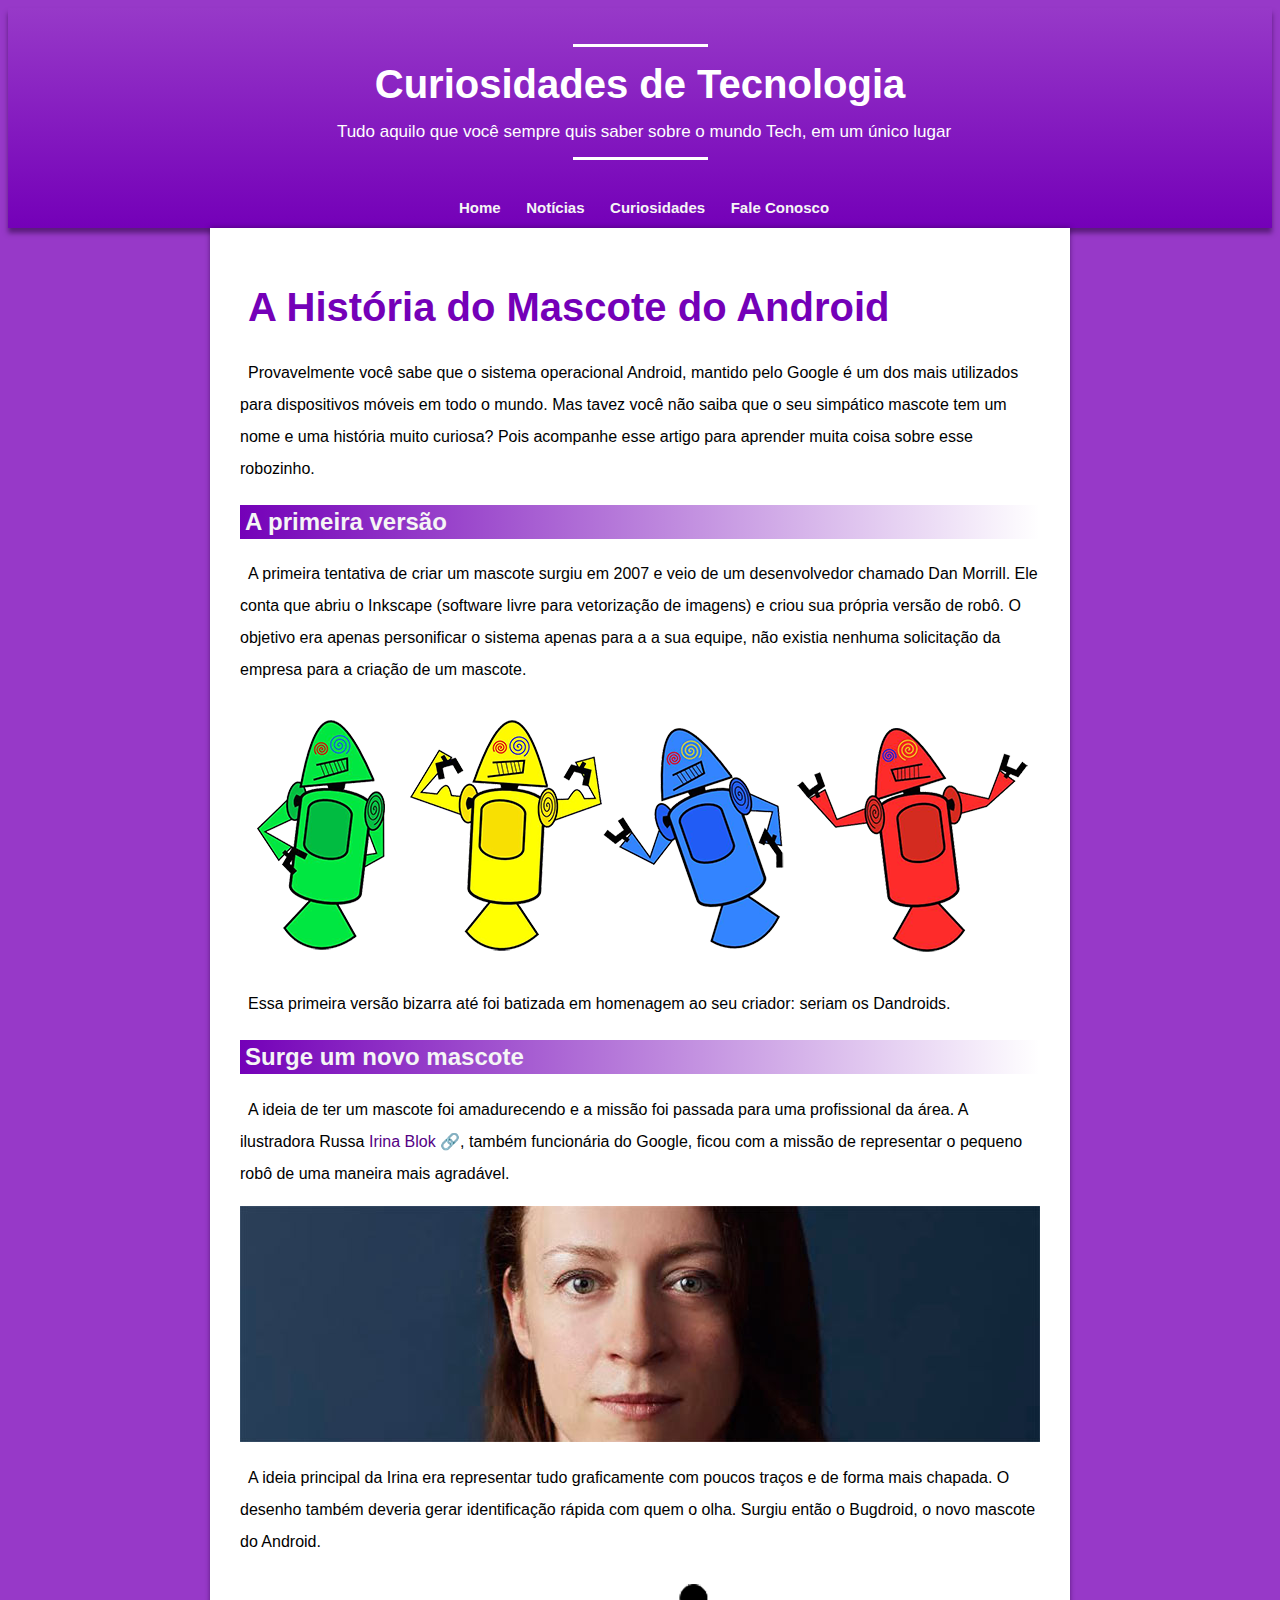
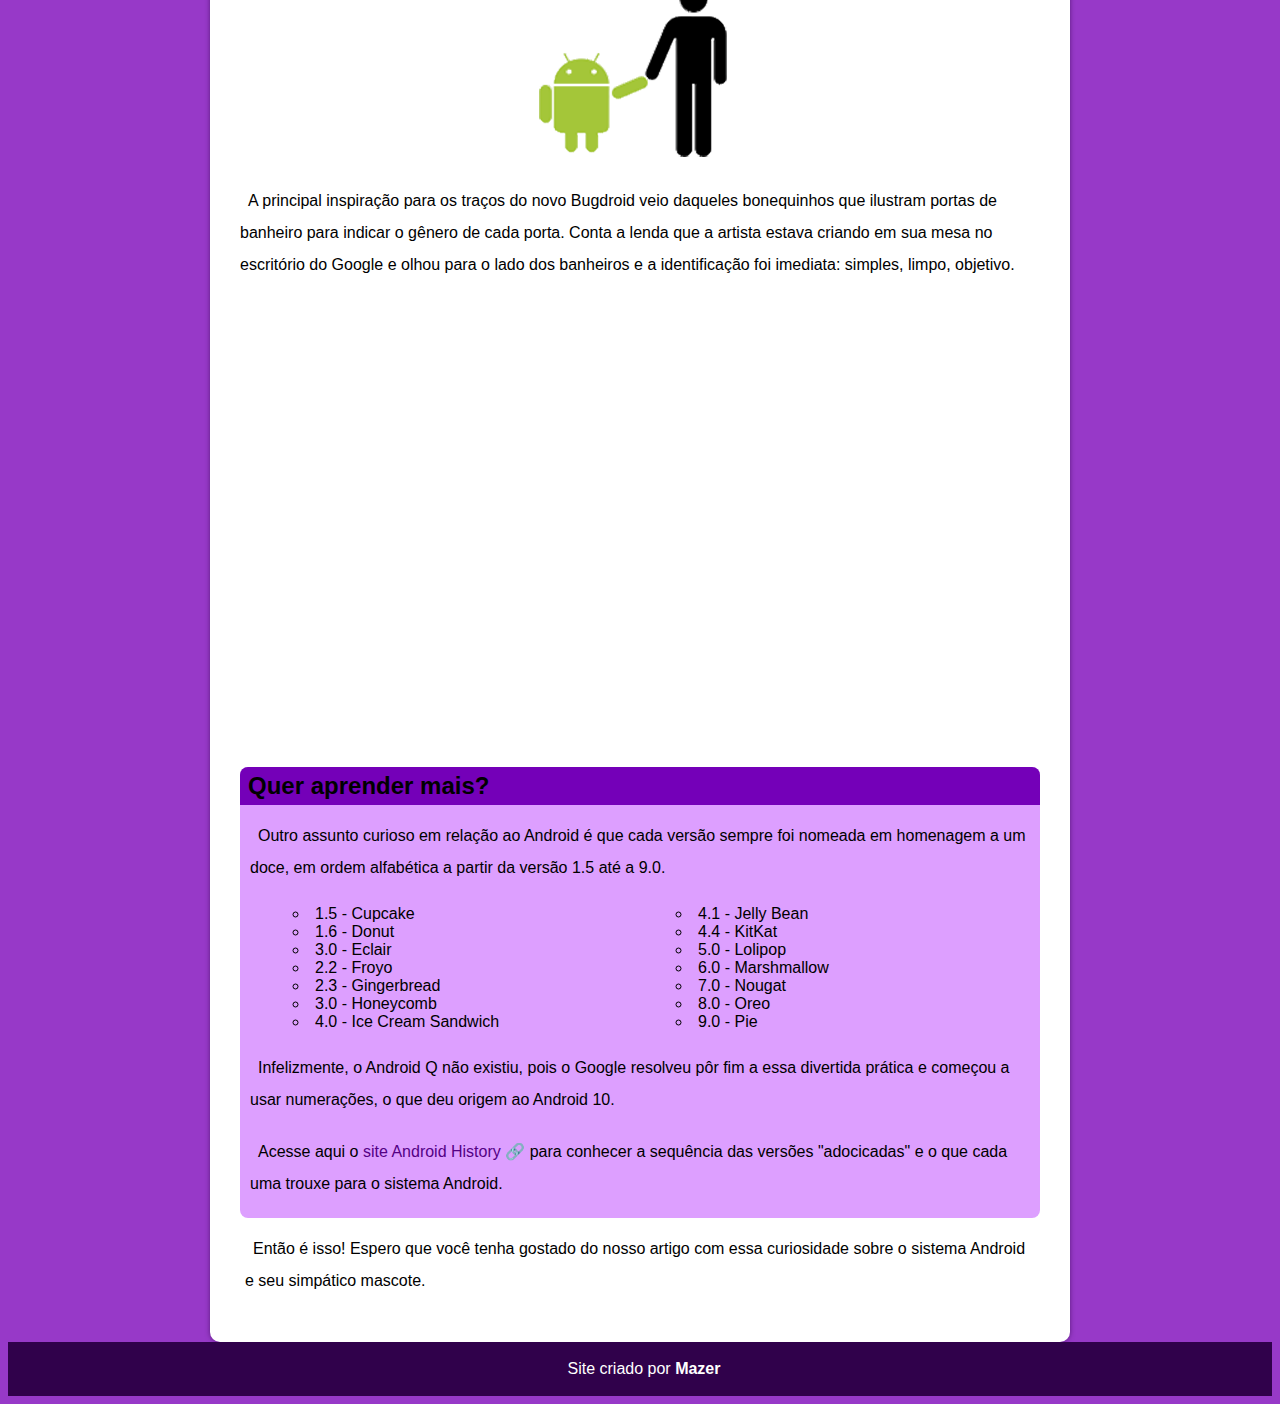
<file: projeto-android/index.html>
<!DOCTYPE html>
<html lang="pt-br">
<head>
    <meta charset="UTF-8">
    <meta http-equiv="X-UA-Compatible" content="IE=edge">
    <meta name="viewport" content="width=device-width, initial-scale=1.0">
    <title>Desafio 10</title>
    <link rel="shortcut icon" href="imagens/favicon.ico" type="image/x-icon">
    <link rel="stylesheet" href="style.css">
</head>
<body>
    <header>
        <h1>Curiosidades de Tecnologia</h1>
        <p>Tudo aquilo que você sempre quis saber sobre o mundo Tech, em um único lugar</p>
        <nav>
            <a href="#" target="_next" rel="self">Home</a>
            <a href="#" target="_next" rel="self">Notícias</a>
            <a href="#" target="_next" rel="self">Curiosidades</a>
            <a href="#" target="_next" rel="self">Fale Conosco</a>
        </nav>
    </header>
<article>
<main>
            <h1 class="Titulo">A História do Mascote do Android</h1>
            <p>Provavelmente você sabe que o sistema operacional Android, mantido pelo Google é um dos mais utilizados para dispositivos móveis em todo o mundo. Mas tavez você não saiba que o seu simpático mascote tem um nome e uma história muito curiosa? Pois acompanhe esse artigo para aprender muita coisa sobre esse robozinho.</p>
            <section>
            <h2>A primeira versão</h2>
            <p>A primeira tentativa de criar um mascote surgiu em 2007 e veio de um desenvolvedor chamado Dan Morrill. Ele conta que abriu o Inkscape (software livre para vetorização de imagens) e criou sua própria versão de robô. O objetivo era apenas personificar o sistema apenas para a a sua equipe, não existia nenhuma solicitação da empresa para a criação de um mascote.</p>
            <picture>
                <source media="(max-width: 750px)" srcset="imagens/dan-droids-pq.png" type="image/png">
                <img src="imagens/dan-droids.png" alt="dandrois">
            </picture>
            <p>Essa primeira versão bizarra até foi batizada em homenagem ao seu criador: seriam os Dandroids.</p>
            </section>
            <section>
                <h2>Surge um novo mascote</h2>
                <p>A ideia de ter um mascote foi amadurecendo e a missão foi passada para uma profissional da área. A ilustradora Russa <a href="#" class="Externo" target="_blank" rel="next">Irina Blok</a>, também funcionária do Google, ficou com a missão de representar o pequeno robô de uma maneira mais agradável.</p>
                <picture>
                    <source media="(max-width:750px)" srcset="imagens/irina-blok-pq.jpg">
                    <img src="imagens/irina-blok.jpg" alt="Irina Block">
                </picture>
                <p>A ideia principal da Irina era representar tudo graficamente com poucos traços e de forma mais chapada. O desenho também deveria gerar identificação rápida com quem o olha. Surgiu então o Bugdroid, o novo mascote do Android.</p>
                <picture>
                    <img class="Imagemp" src="imagens/bugdroid.png" alt="bugdroid">
                </picture>
                <p>A principal inspiração para os traços do novo Bugdroid veio daqueles bonequinhos que ilustram portas de banheiro para indicar o gênero de cada porta. Conta a lenda que a artista estava criando em sua mesa no escritório do Google e olhou para o lado dos banheiros e a identificação foi imediata: simples, limpo, objetivo.</p>
            </section>
        
        
            <div class="video-flex">
                <iframe width="560" height="315" src="https://www.youtube.com/embed/Pafx9Ruh2OA" title="YouTube video player" frameborder="0" allow="accelerometer; clipboard-write; encrypted-media; gyroscope; picture-in-picture" allowfullscreen></iframe>
            </div>
        
        <aside class="Extra">
            <h2>Quer aprender mais?</h2> 
            <p>Outro assunto curioso em relação ao Android é que cada versão sempre foi nomeada em homenagem a um doce, em ordem alfabética a partir da versão 1.5 até a 9.0.</p>
            <ul type="circle">
                <li>1.5 - Cupcake</li>
                <li>1.6 - Donut</li>
                <li>3.0 - Eclair</li>
                <li>2.2 - Froyo</li>
                <li>2.3 - Gingerbread</li>
                <li>3.0 - Honeycomb</li>
                <li>4.0 - Ice Cream Sandwich</li>
                <li>4.1 - Jelly Bean</li>
                <li>4.4 - KitKat</li>
                <li>5.0 - Lolipop</li>
                <li>6.0 - Marshmallow</li>
                <li>7.0 - Nougat</li>
                <li>8.0 - Oreo</li>
                <li>9.0 - Pie</li>
            </ul>
            <p>Infelizmente, o Android Q não existiu, pois o Google resolveu pôr fim a essa divertida prática e começou a usar numerações, o que deu origem ao Android 10.</p>
            <p>Acesse aqui o <a href="#" class="Externo" target="_blank" rel="external">site Android History</a> para conhecer a sequência das versões "adocicadas" e o que cada uma trouxe para o sistema Android.</p>
        </aside>
        <aside>
            <p>Então é isso! Espero que você tenha gostado do nosso artigo com essa curiosidade sobre o sistema Android e seu simpático mascote.</p>
        </aside>
    </main>
    </article>
        <footer>
            <p>Site criado por <strong>Mazer</strong></p>
        </footer>
</body>
</html>
</file>
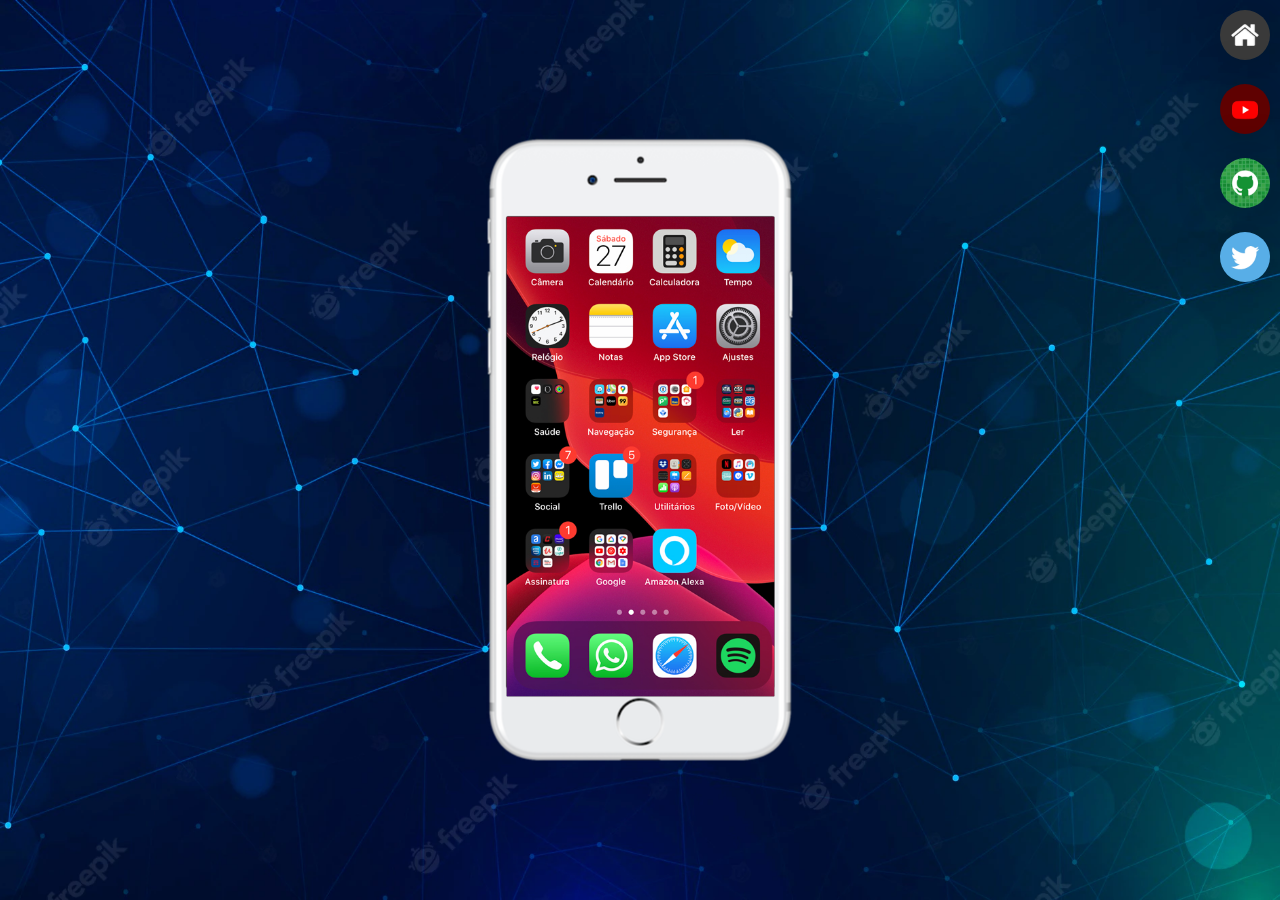
<file: projeto-redes_sociais/index.html>
<!DOCTYPE html>
<html lang="pt-br">
<head>
    <meta charset="UTF-8">
    <meta http-equiv="X-UA-Compatible" content="IE=edge">
    <meta name="viewport" content="width=device-width, initial-scale=1.0">
    <link rel="stylesheet" href="css/estilo.css">
    <title>Projeto Redes Sociais</title>
</head>
<body>
    <main>
        <section id="celular">
            <iframe src="home.html" frameborder="0" name="tela" id="tela">
                <p class="mensagem-erro">Seu navegador não possui compatibilidade com este recurso.</p>
            </iframe>
        </section>
        <section id="redes-sociais">
            <a href="home.html" target="tela"><img src="imagens/logo-home.jpg" alt="home"></a><br>
            <a href="youtube.html" target="tela"><img src="imagens/logo-youtube.jpg" alt="YouTube"></a><br>
            <a href="github.html" target="tela"><img src="imagens/logo-github.jpg" alt="Github"></a><br>
            <a href="twitter.html" target="tela"><img src="imagens/logo-twitter.jpg" alt="Twitter"></a><br>
        </section>
    </main>
</body>
</html>
</file>
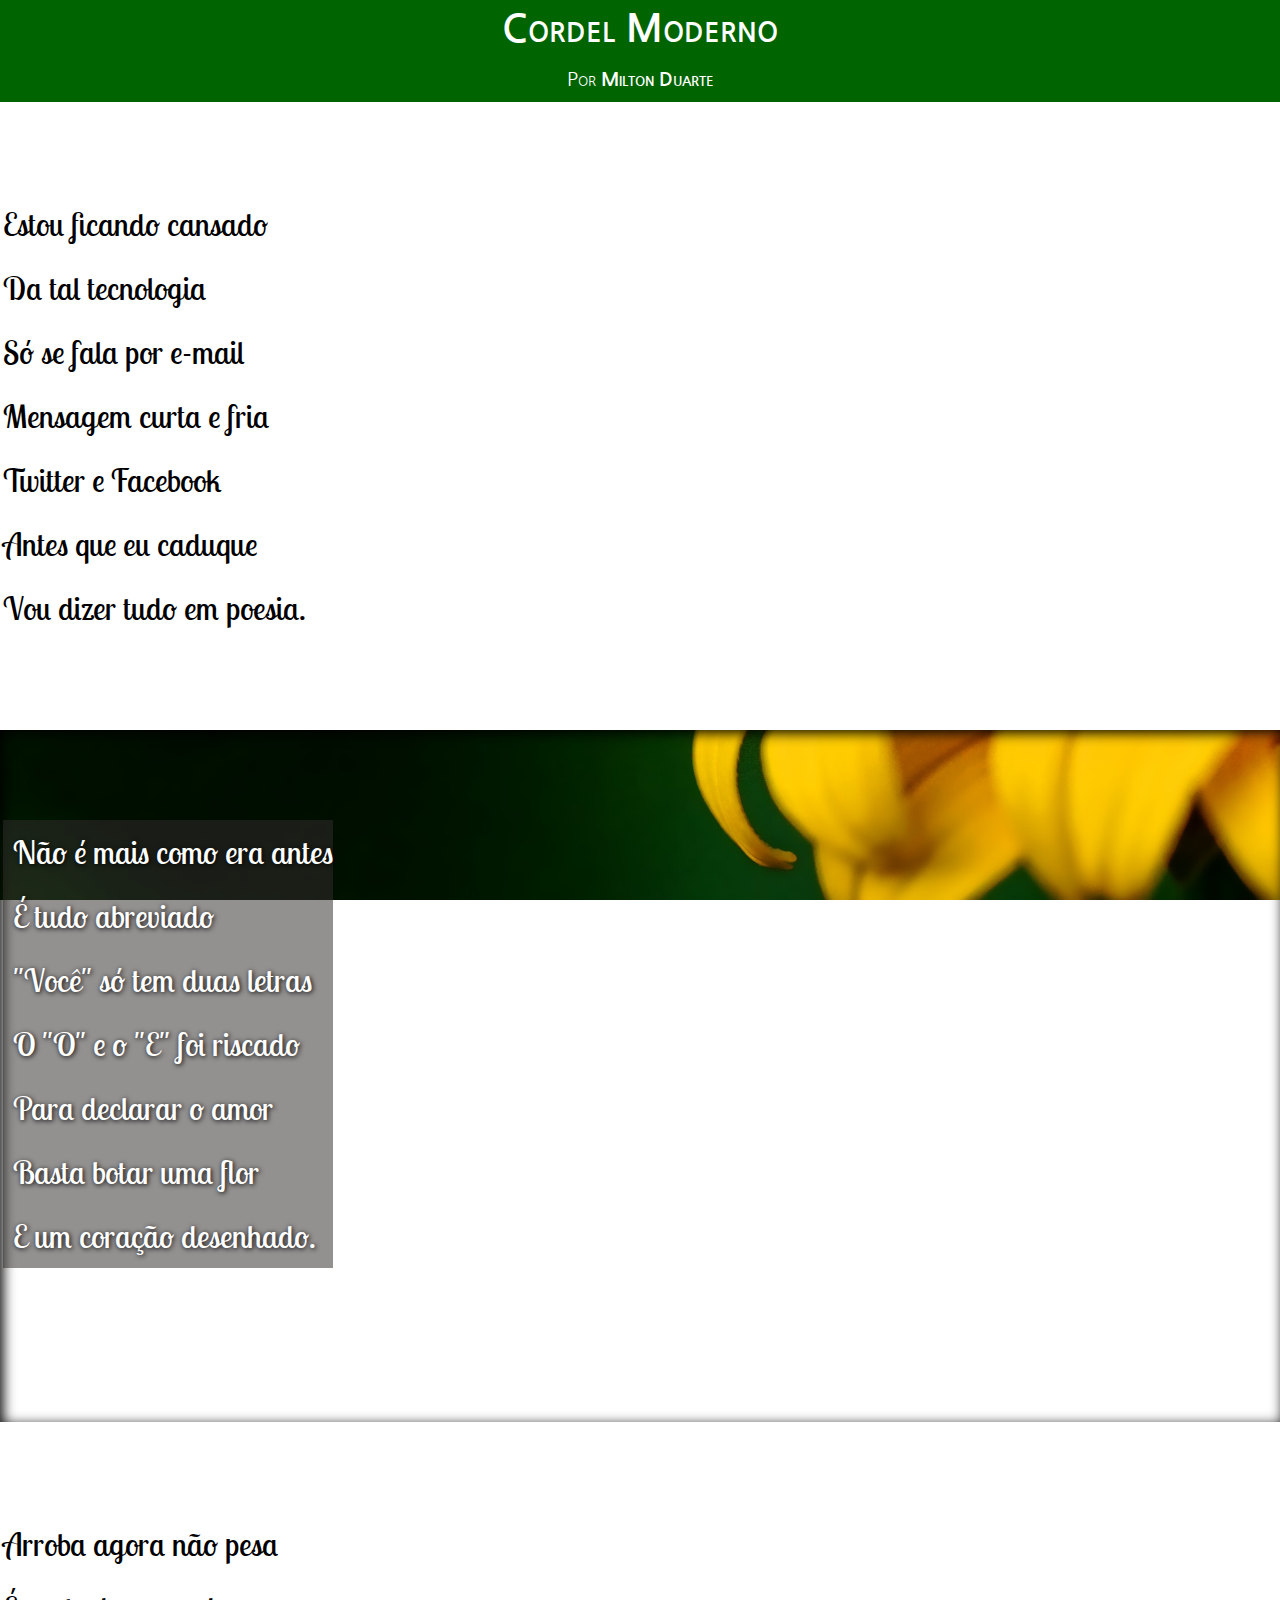
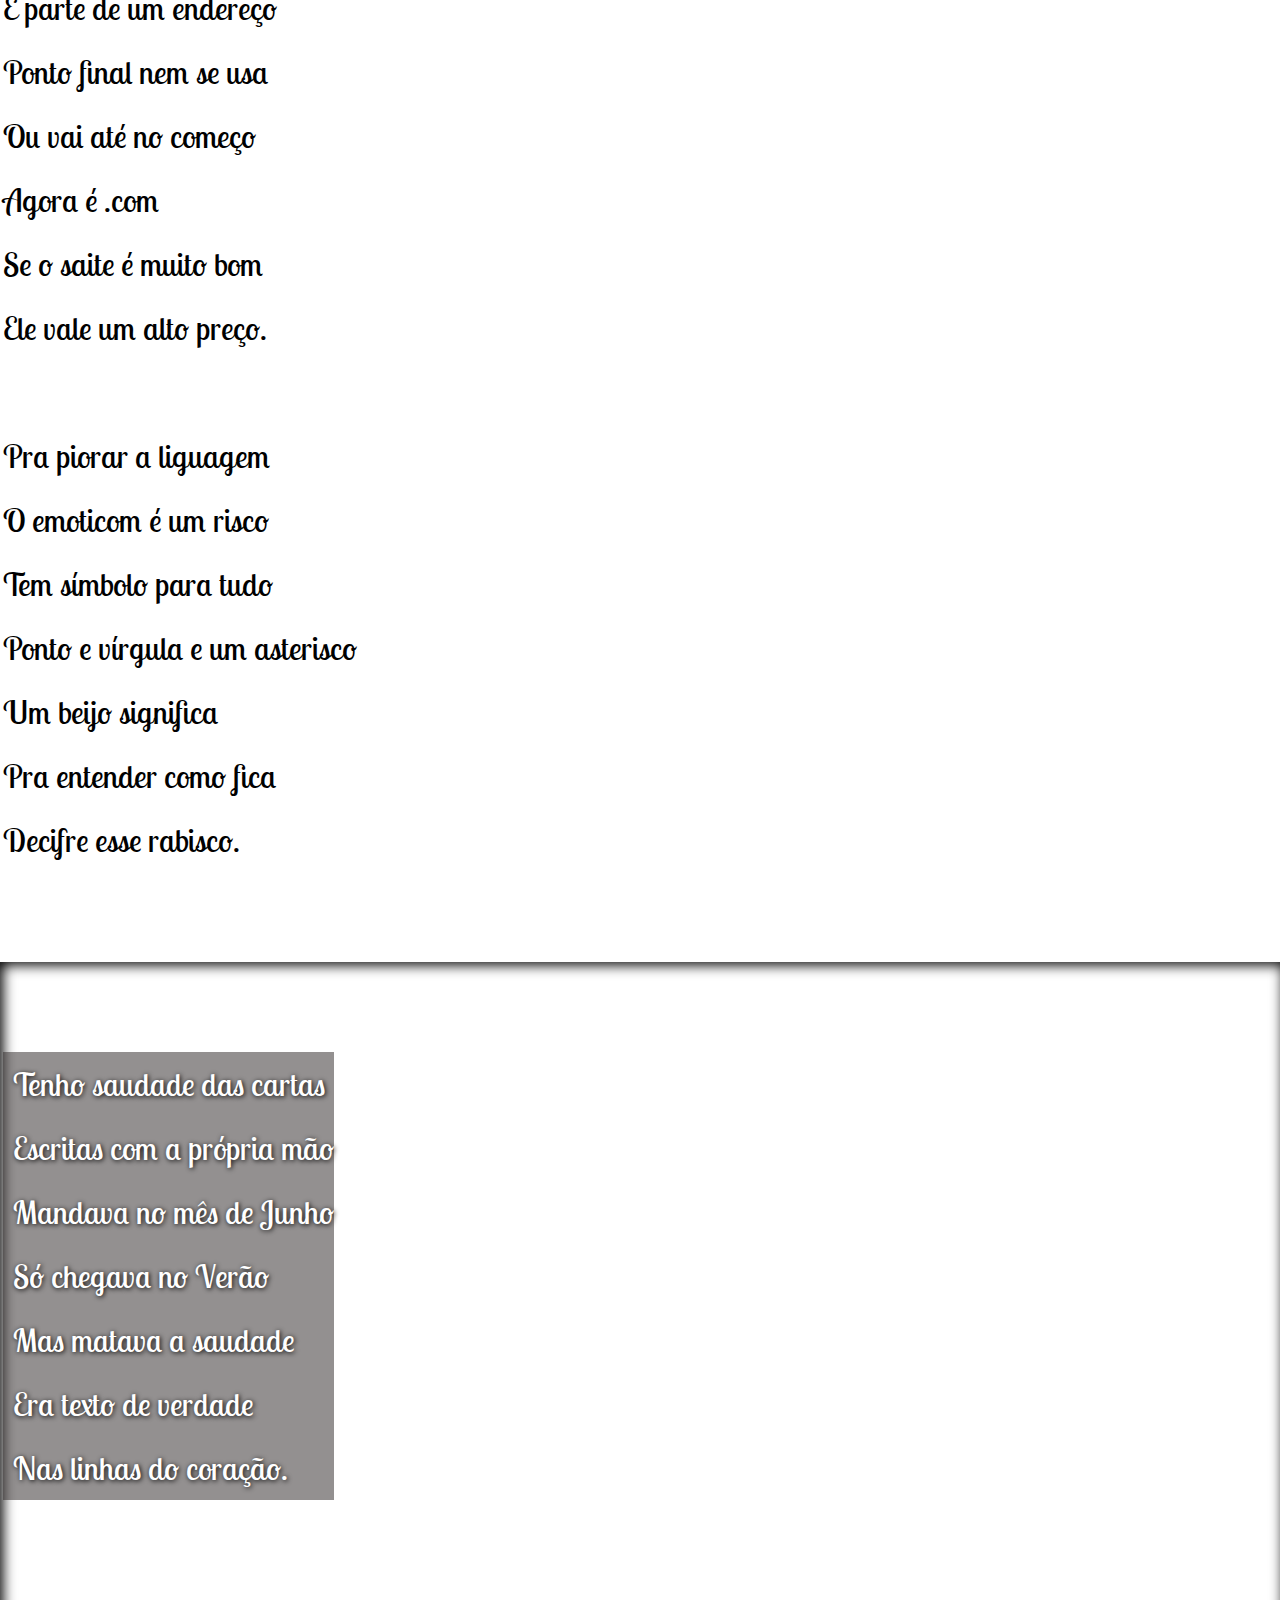
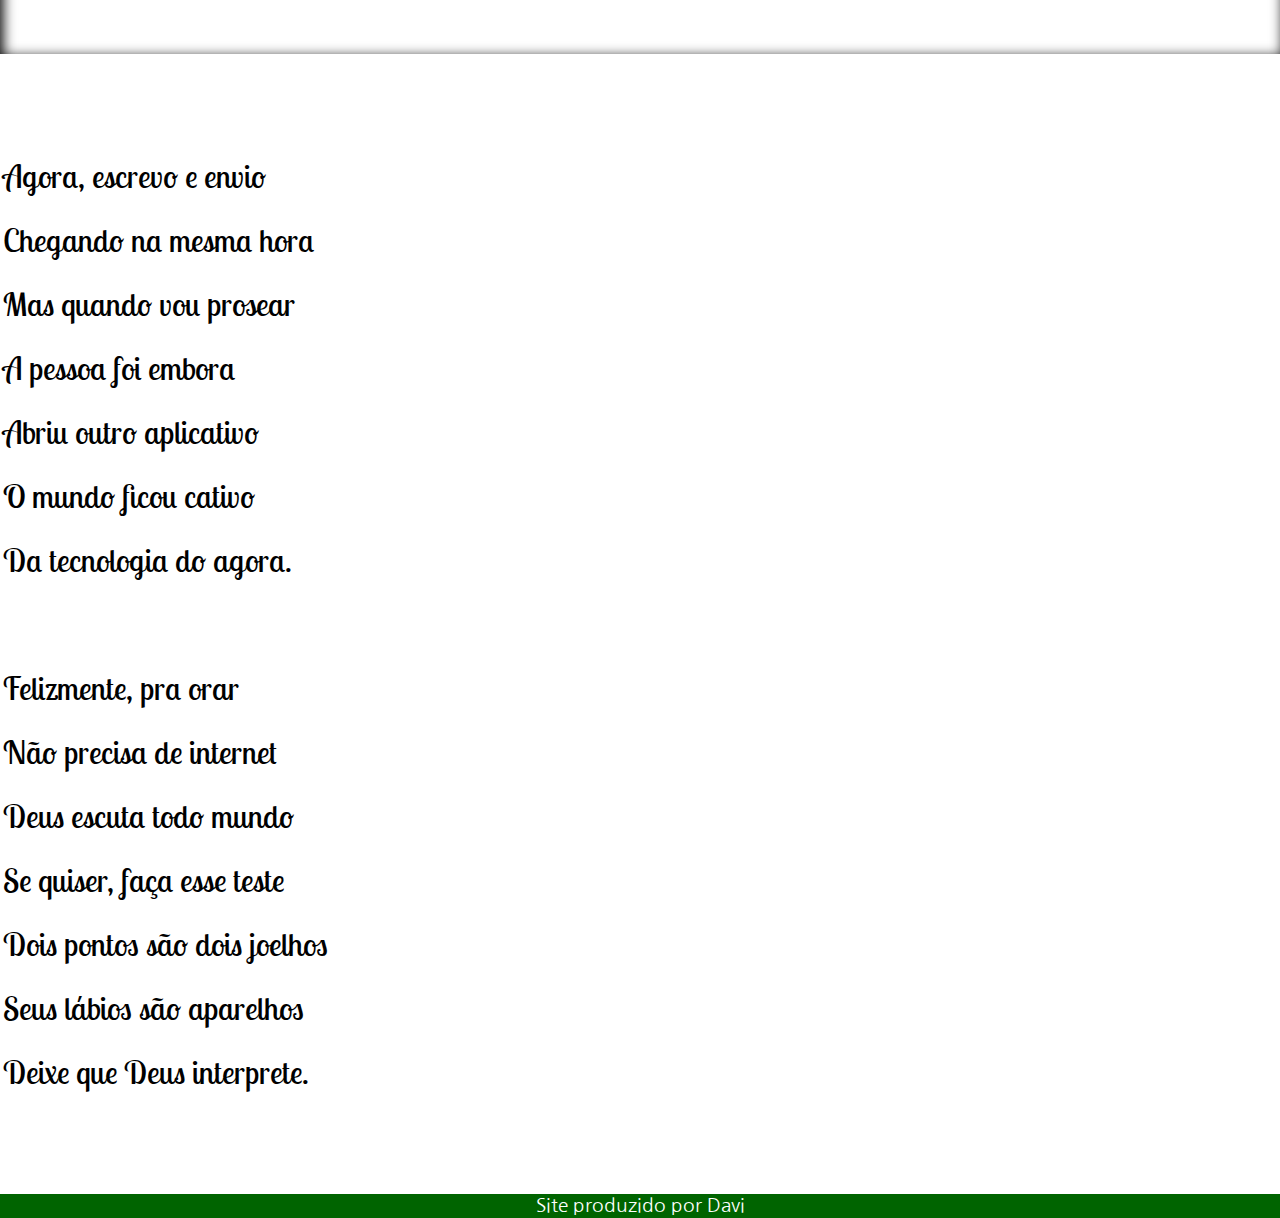
<file: projeto-cordel/projeto-cordel.html>
<!DOCTYPE html>
<html lang="en">
<head>
    <meta charset="UTF-8">
    <meta http-equiv="X-UA-Compatible" content="IE=edge">
    <meta name="viewport" content="width=device-width, initial-scale=1.0">
    <title>Projeto Cordel</title>
    <link rel="stylesheet" href="stylecordel.css">
</head>
<body>
    <header class="normal">
    <h1>Cordel Moderno</h1>
    <p>Por <a href="https://www.recantodasletras.com.br/poesias/3186743">Milton Duarte</a></p>
    </header>

    <article class="normal">
        <section>
            <p>
                Estou ficando cansado<br>
                Da tal tecnologia<br>
                Só se fala por e-mail<br>
                Mensagem curta e fria<br>
                Twitter e Facebook<br>
                Antes que eu caduque<br>
                Vou dizer tudo em poesia.
            </p>
        </section>

        <section class="imagem" id="img1">
                <p>
                    Não é mais como era antes<br>
                    É tudo abreviado<br>
                    "Você" só tem duas letras<br>
                    O "O" e o "E" foi riscado<br>
                    Para declarar o amor<br>
                    Basta botar uma flor<br>
                    E um coração desenhado.
                </p>
        </section>
        </div>

        <section class="normal">
            <p>
                Arroba agora não pesa<br>
                É parte de um endereço<br>
                Ponto final nem se usa<br>
                Ou vai até no começo<br>
                Agora é .com<br>
                Se o saite é muito bom<br>
                Ele vale um alto preço.
            </p>
            <p>
                <br>Pra piorar a liguagem<br>
                O emoticom é um risco<br>
                Tem símbolo para tudo<br>
                Ponto e vírgula e um asterisco<br>
                Um beijo significa<br>
                Pra entender como fica<br>
                Decifre esse rabisco.
            </p>
        </section>
        
        <section class="imagem" id="img2">
            <p>
                Tenho saudade das cartas<br>
                Escritas com a própria mão<br>
                Mandava no mês de Junho<br>
                Só chegava no Verão<br>
                Mas matava a saudade<br>
                Era texto de verdade<br>
                Nas linhas do coração.
            </p>
        </section>

        <section class="normal">
            <p>
                Agora, escrevo e envio<br>
                Chegando na mesma hora<br>
                Mas quando vou prosear<br>
                A pessoa foi embora<br>
                Abriu outro aplicativo<br>
                O mundo ficou cativo<br>
                Da tecnologia do agora.
            </p>
            <p><br>Felizmente, pra orar<br>
                Não precisa de internet<br>
                Deus escuta todo mundo<br>
                Se quiser, faça esse teste<br>
                Dois pontos são dois joelhos<br>
                Seus lábios são aparelhos<br>
                Deixe que Deus interprete.
            </p>
        </section>
    </article>

    <footer>
        <p>Site produzido por Davi</p>
    </footer>
</body>
</html>
</file>
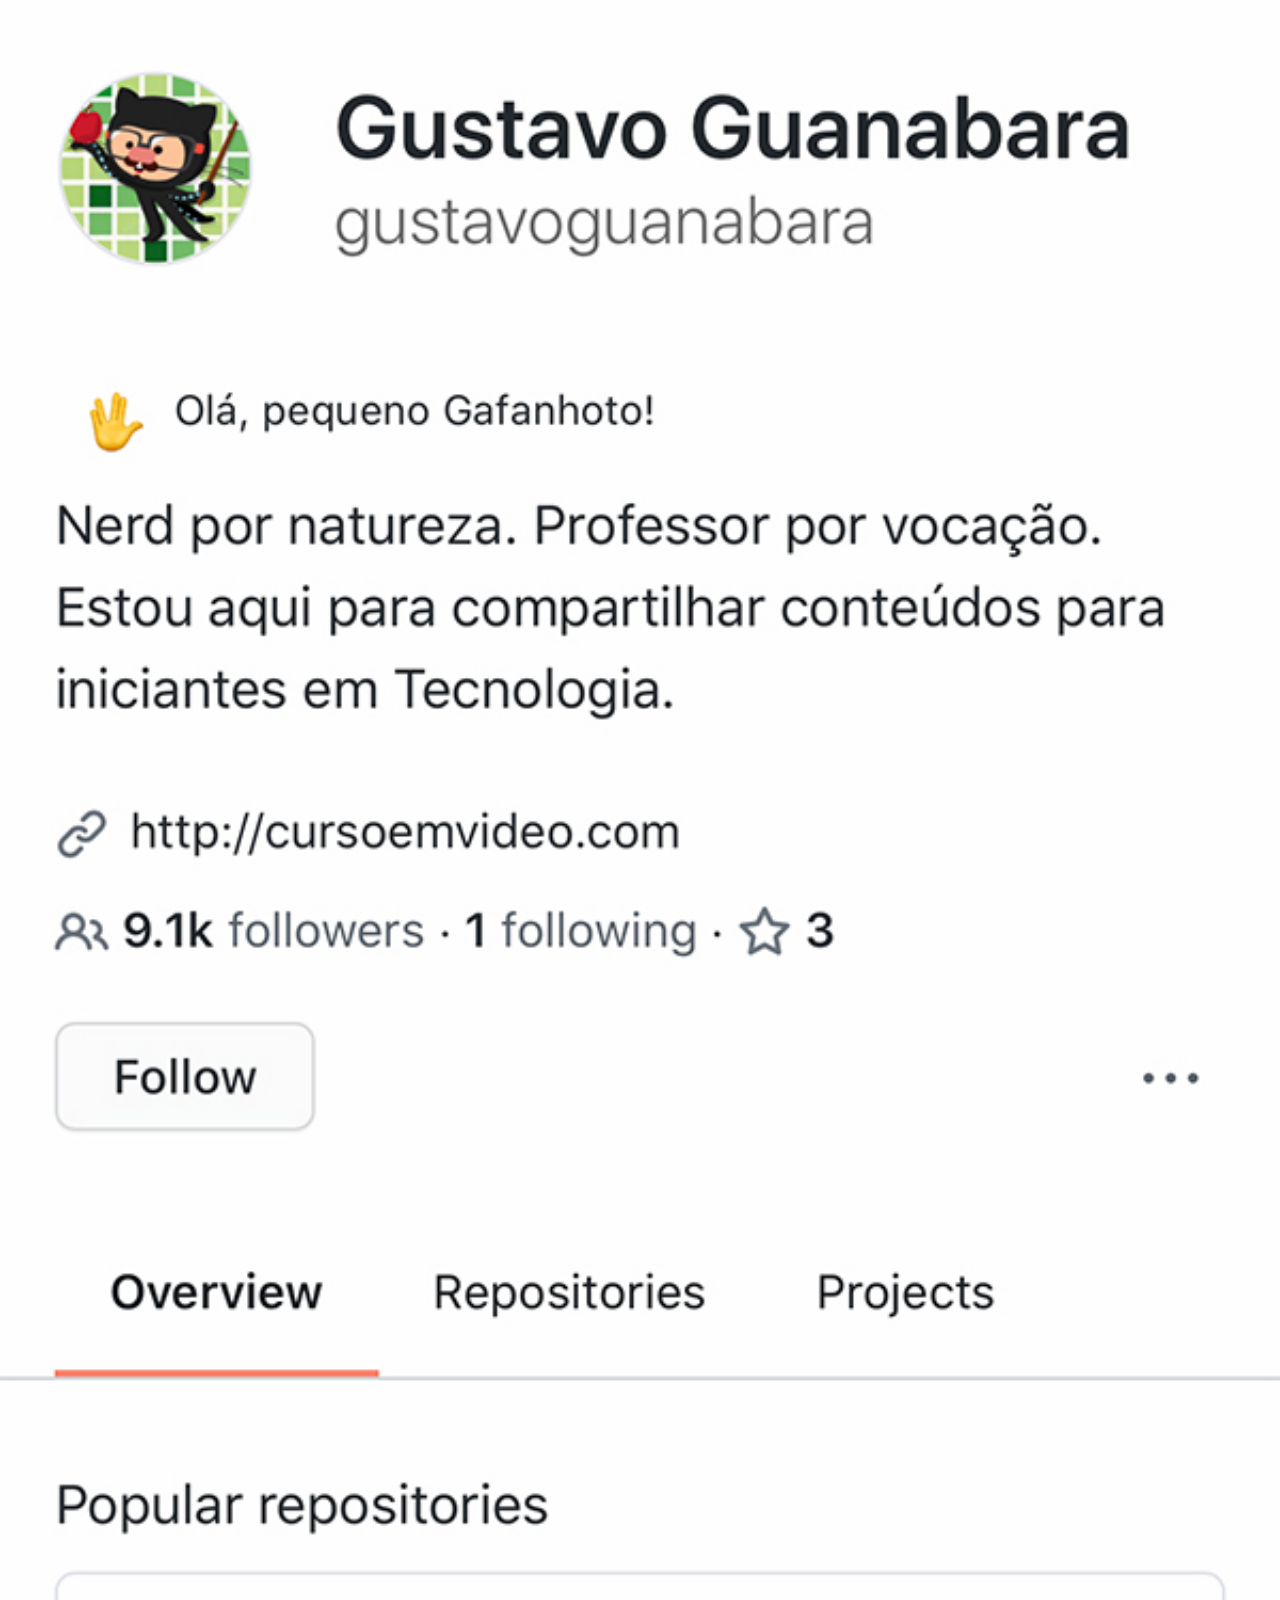
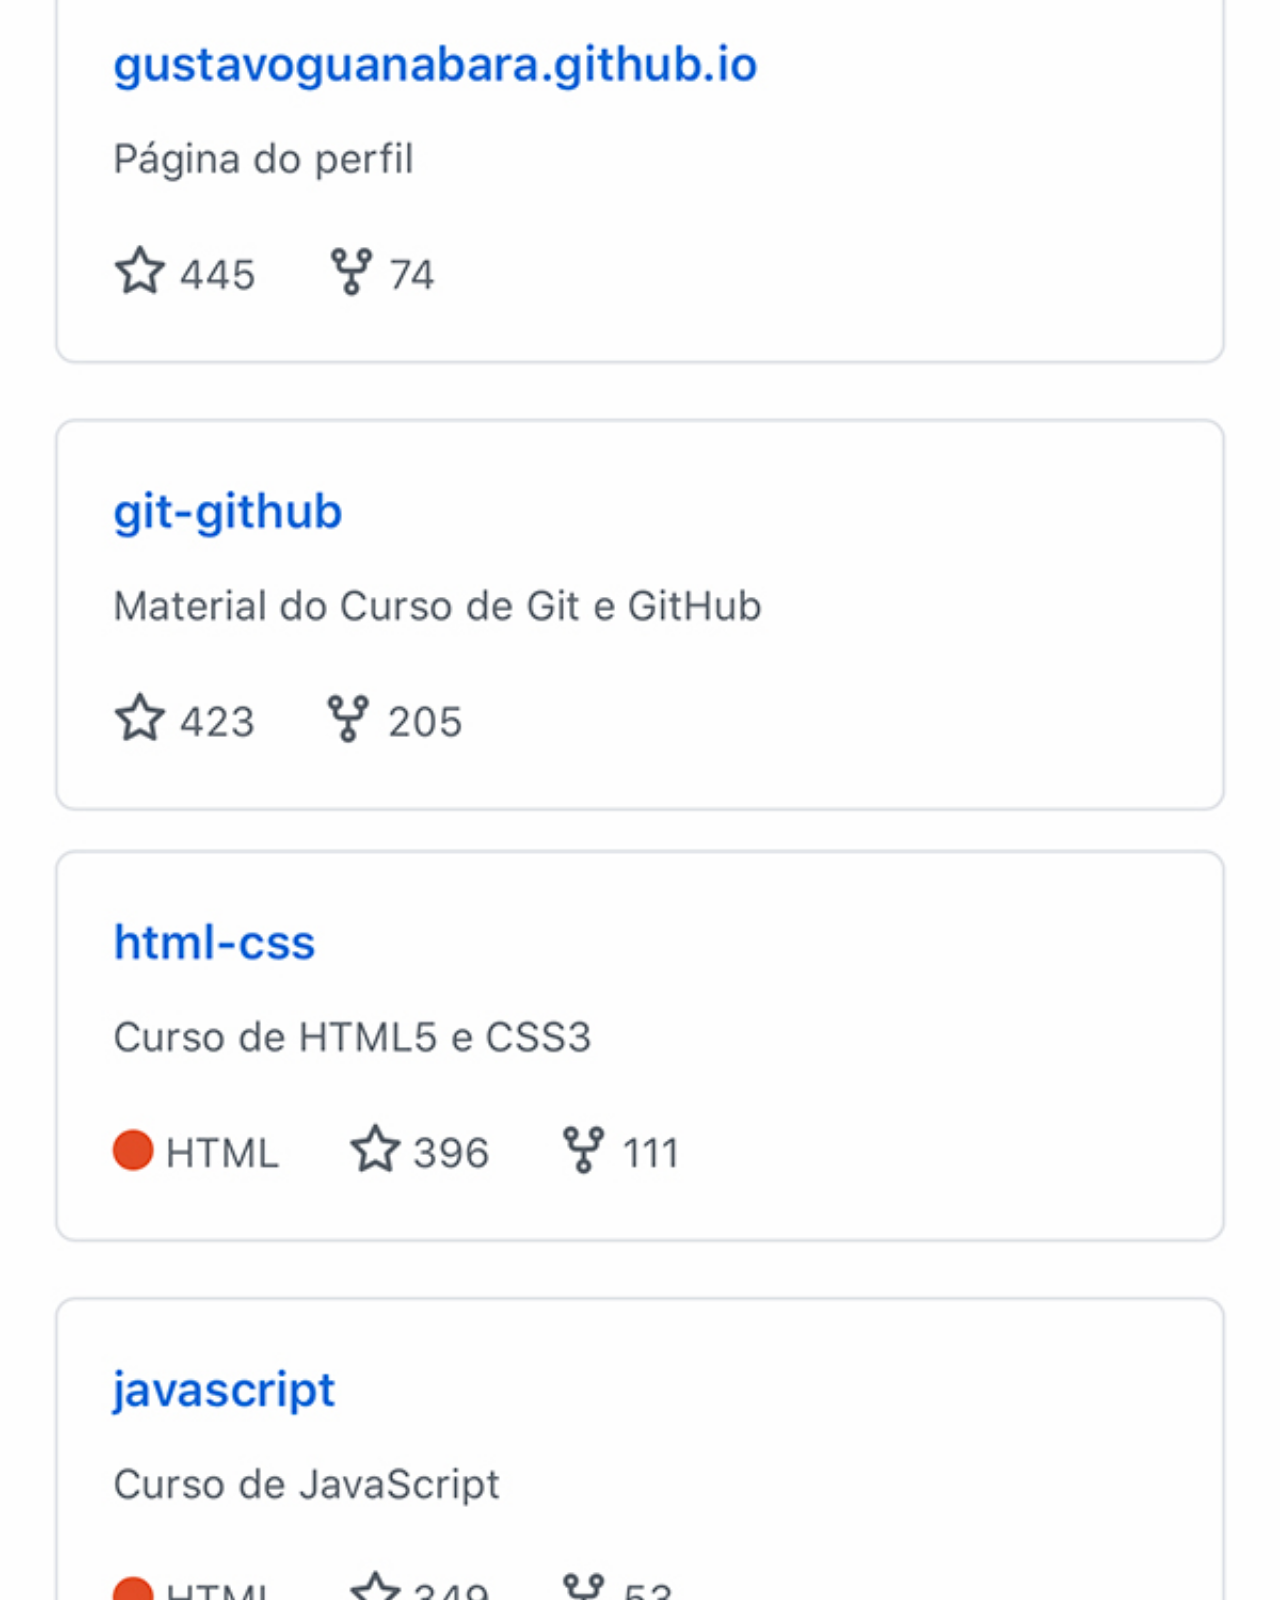
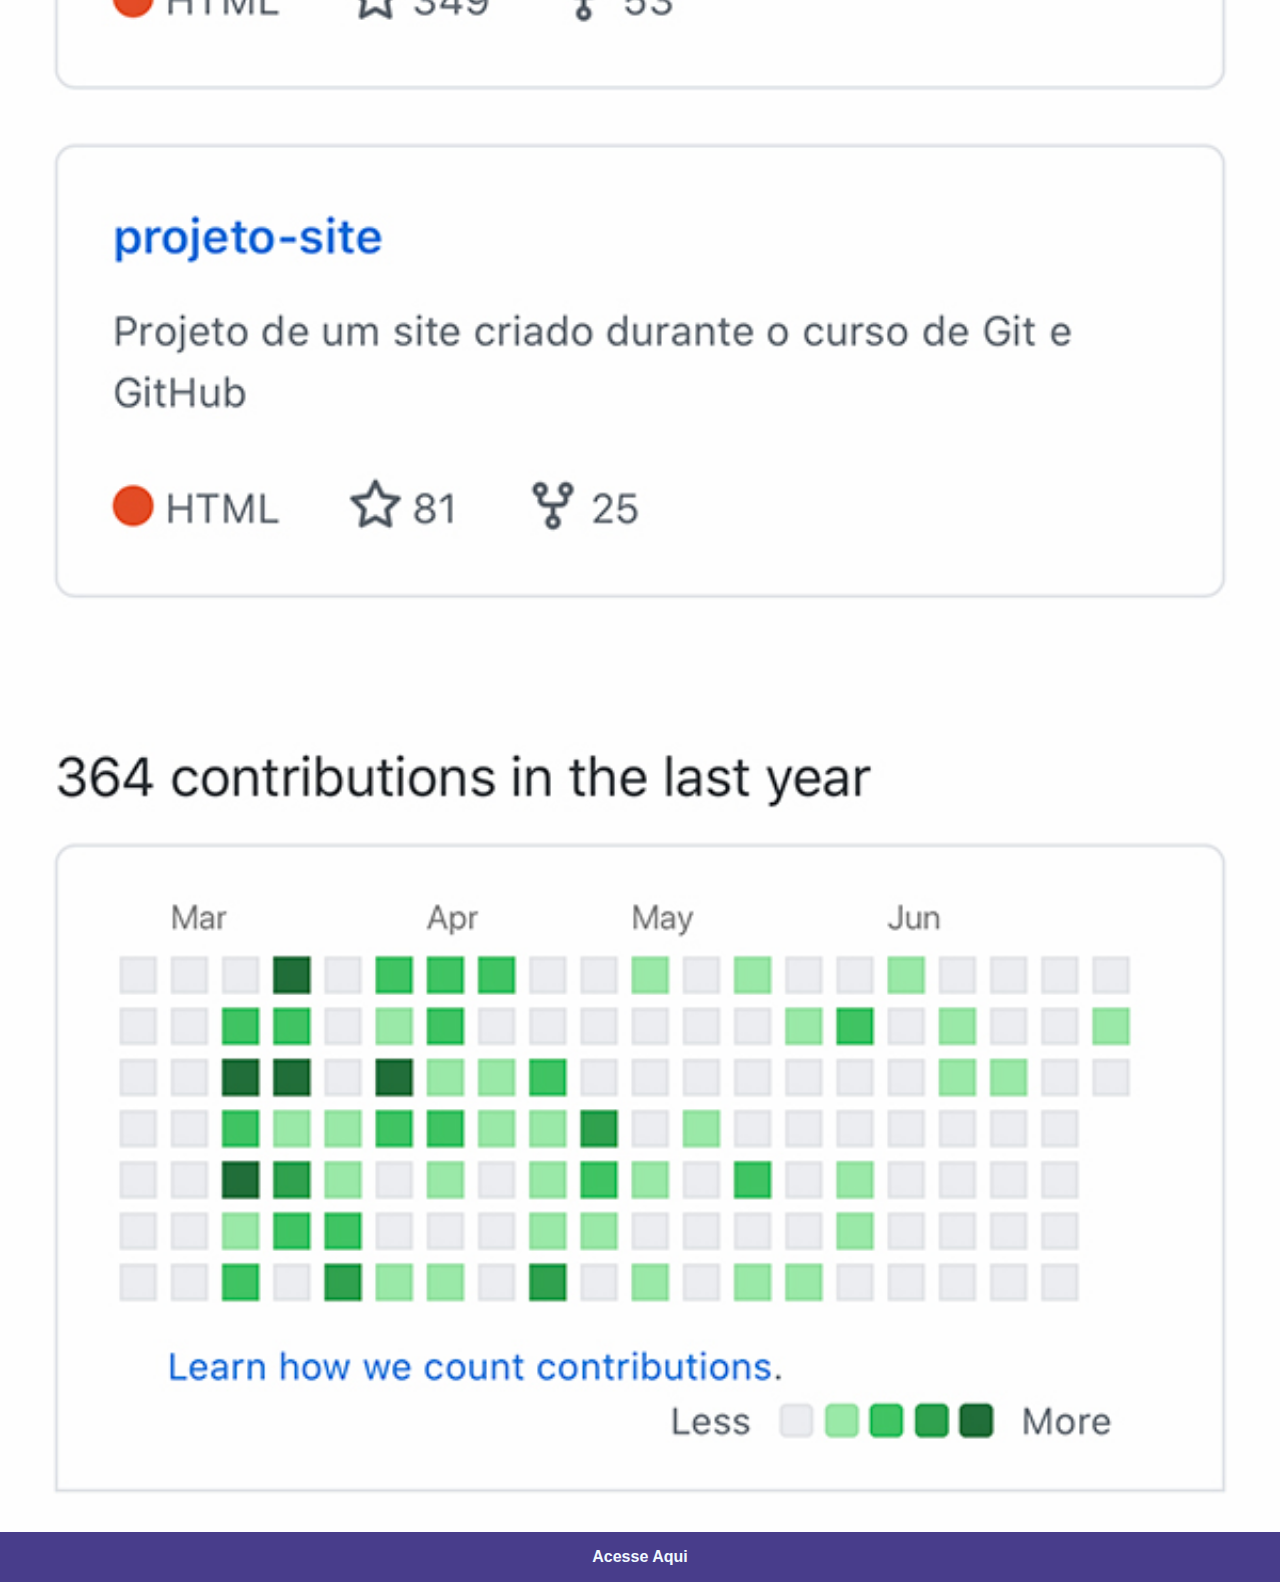
<file: projeto-redes_sociais/github.html>
<!DOCTYPE html>
<html lang="en">
<head>
    <meta charset="UTF-8">
    <meta http-equiv="X-UA-Compatible" content="IE=edge">
    <meta name="viewport" content="width=device-width, initial-scale=1.0">
    <title>GitHub</title>
    <link rel="stylesheet" href="css/sociais.css">
</head>
<body>
    <img src="imagens/tela-github.jpg" alt="GitHub"><a href="https://github.com/gustavoguanabara">Acesse Aqui</a>
</body>
</html>
</file>
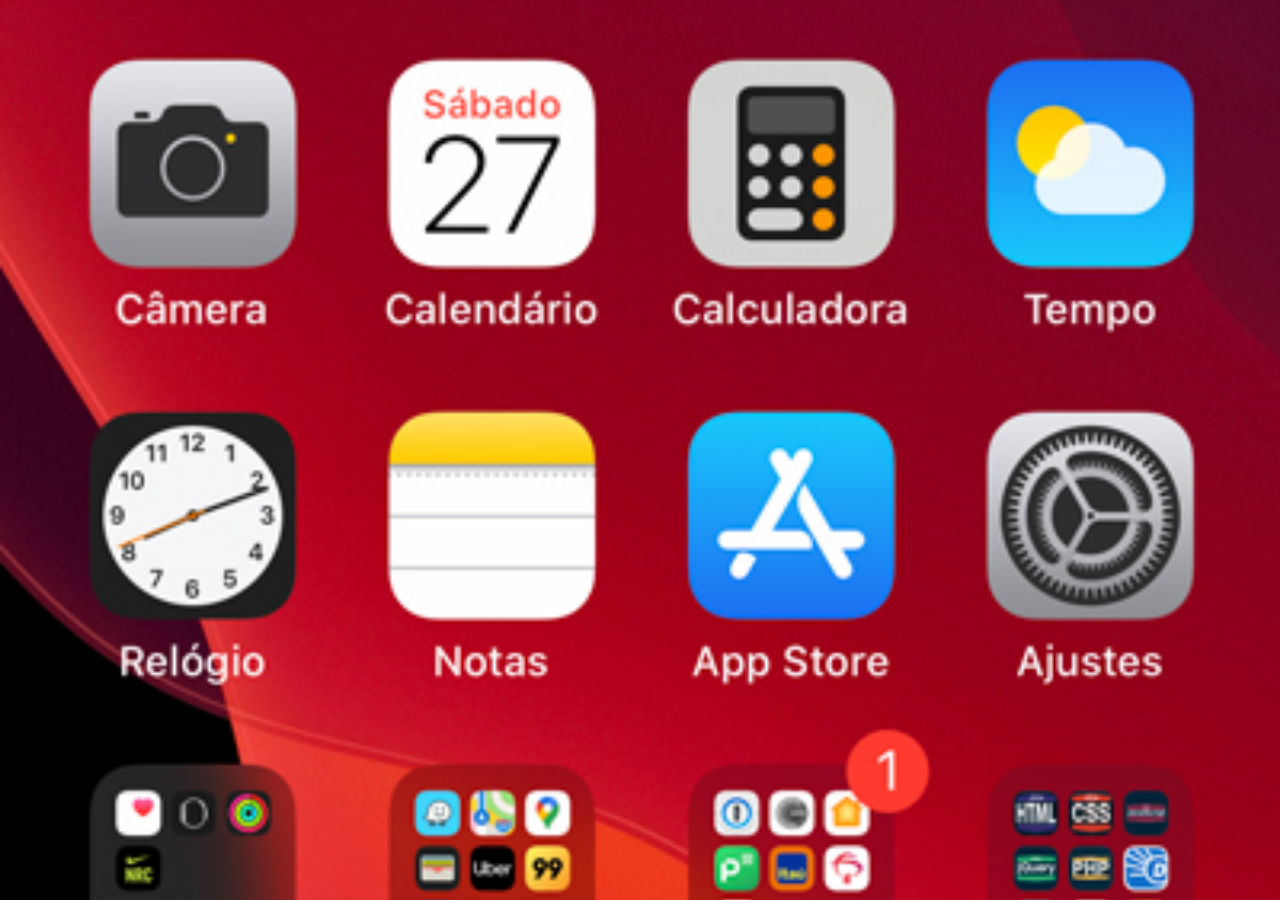
<file: projeto-redes_sociais/home.html>
<!DOCTYPE html>
<html lang="pt-br">
<head>
    <meta charset="UTF-8">
    <meta http-equiv="X-UA-Compatible" content="IE=edge">
    <meta name="viewport" content="width=device-width, initial-scale=1.0">
    <title>Home</title>
</head>

<style>
    * {
        margin:0px;
        padding:0px;
    }

    body {
        height:100vh;
        width:100vw;
        background:black url('imagens/tela-home.jpg') no-repeat;
        background-size: cover;
    }
</style>

<body>
    
</body>
</html>
</file>
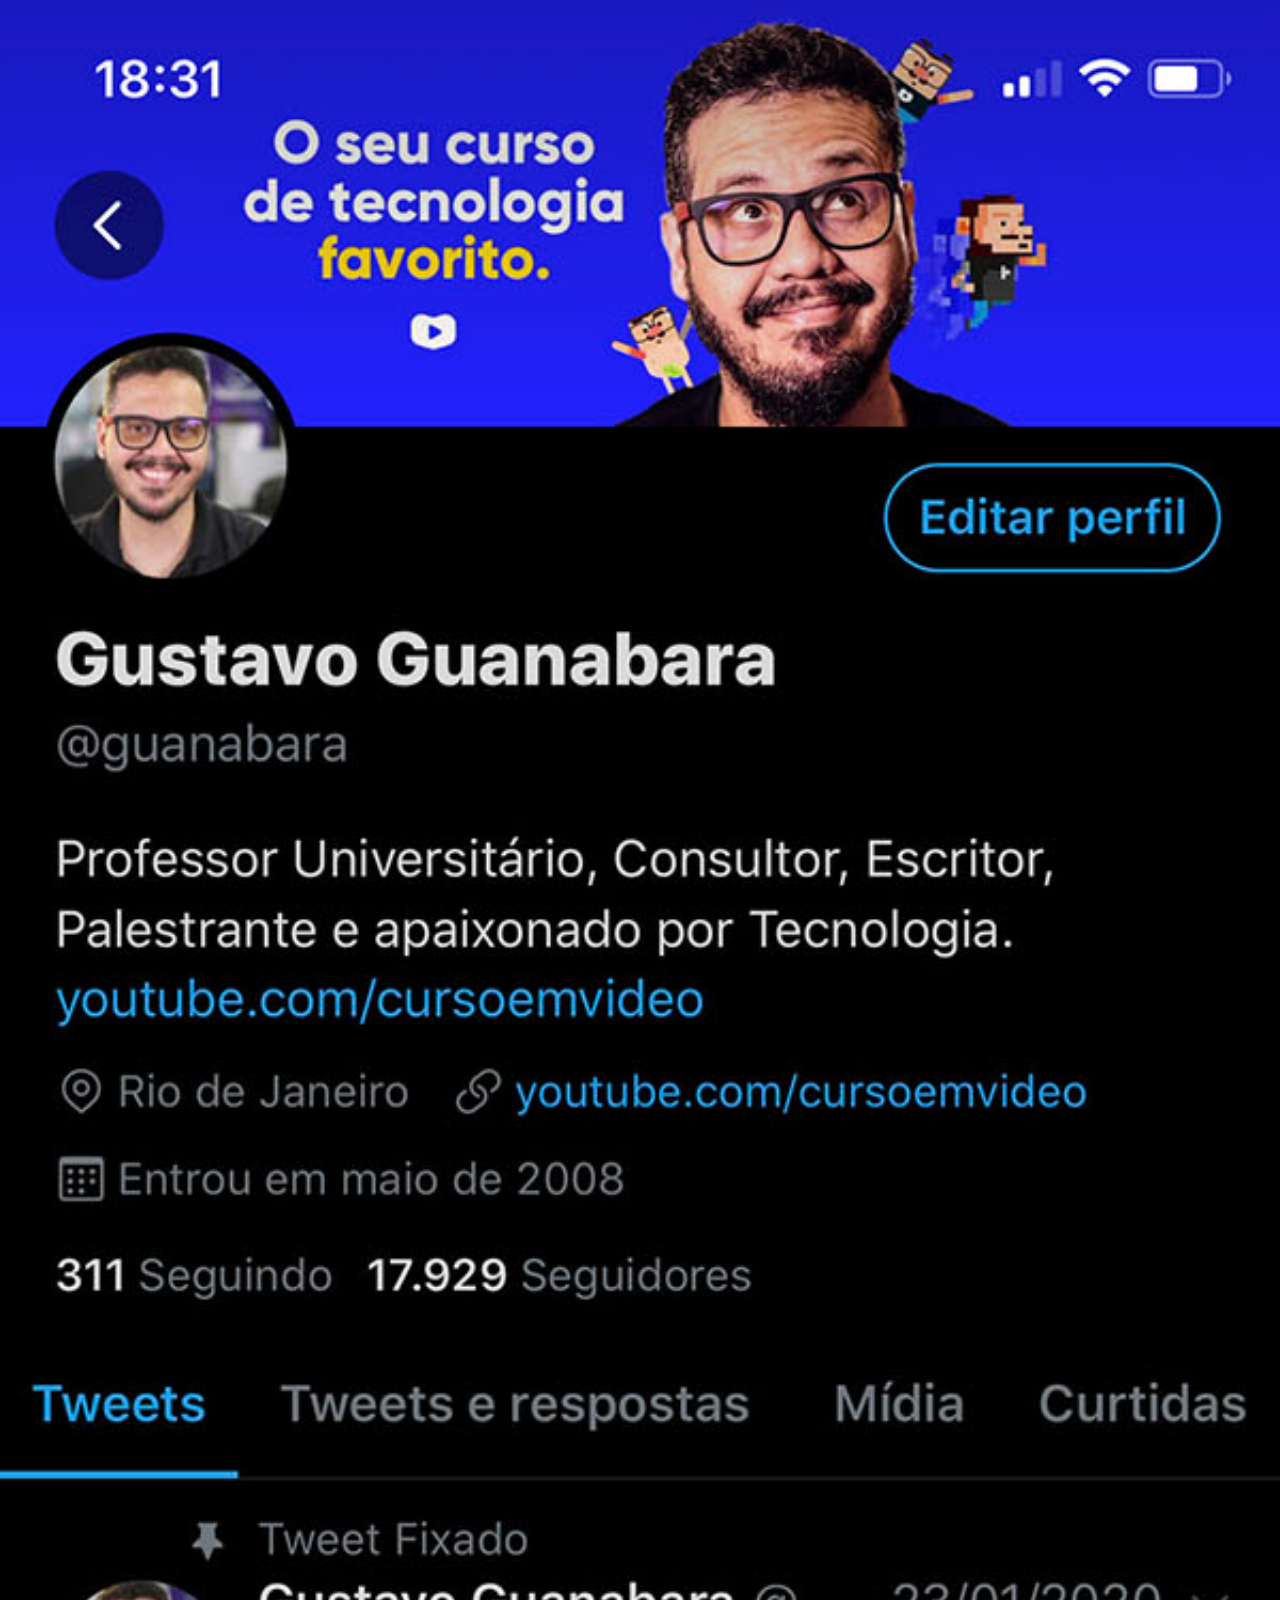
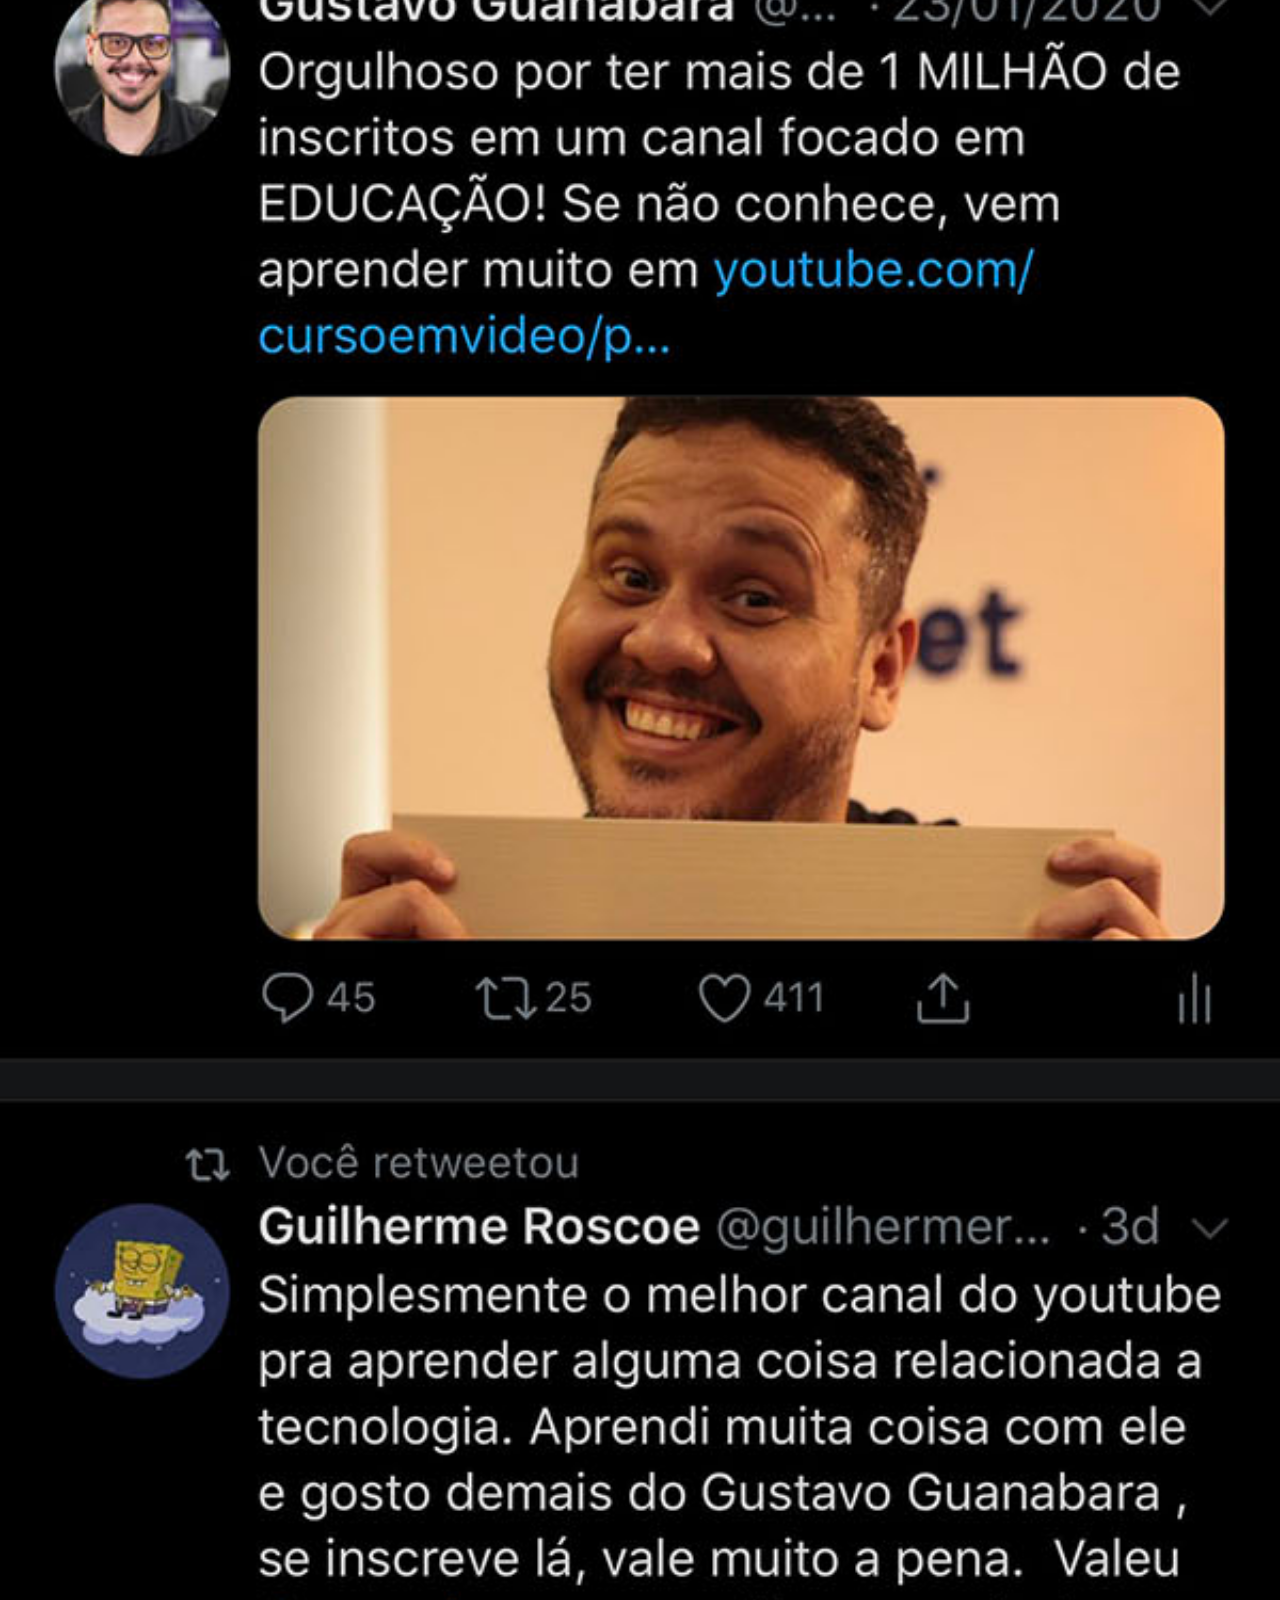
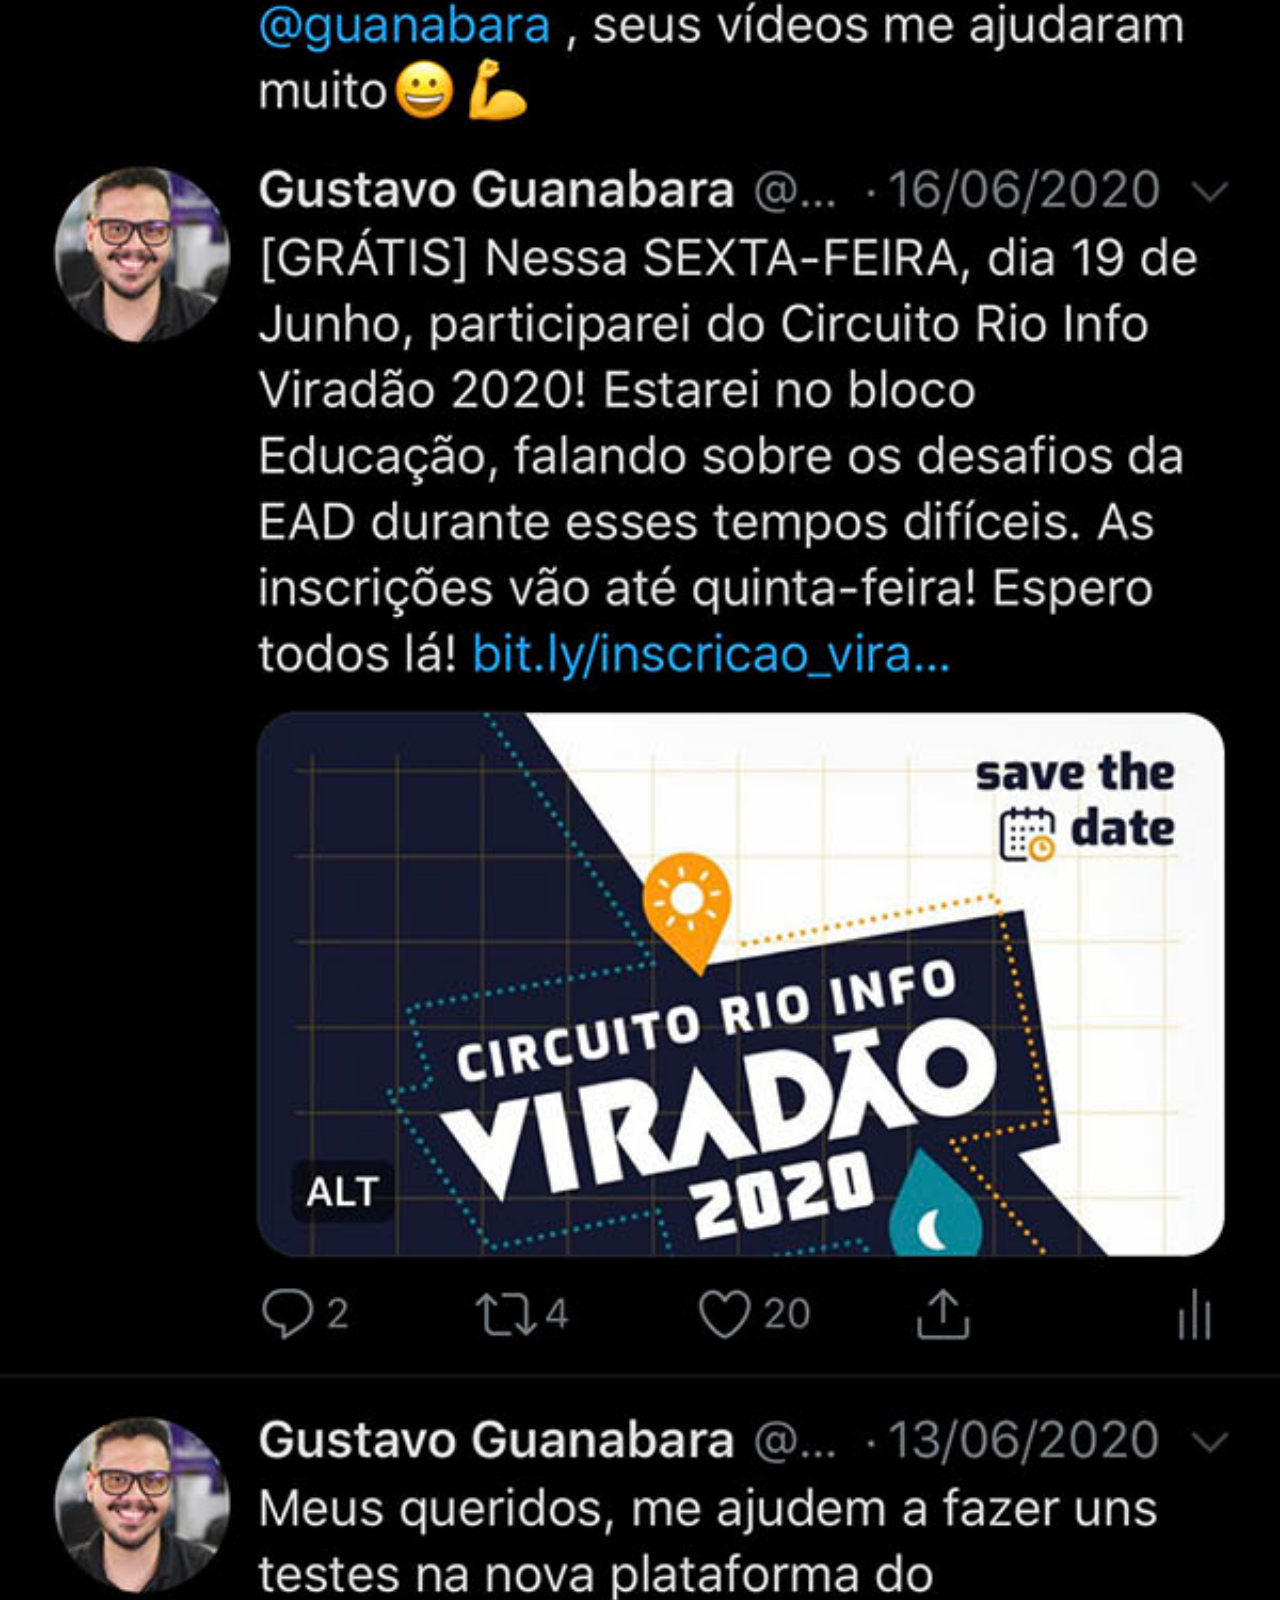
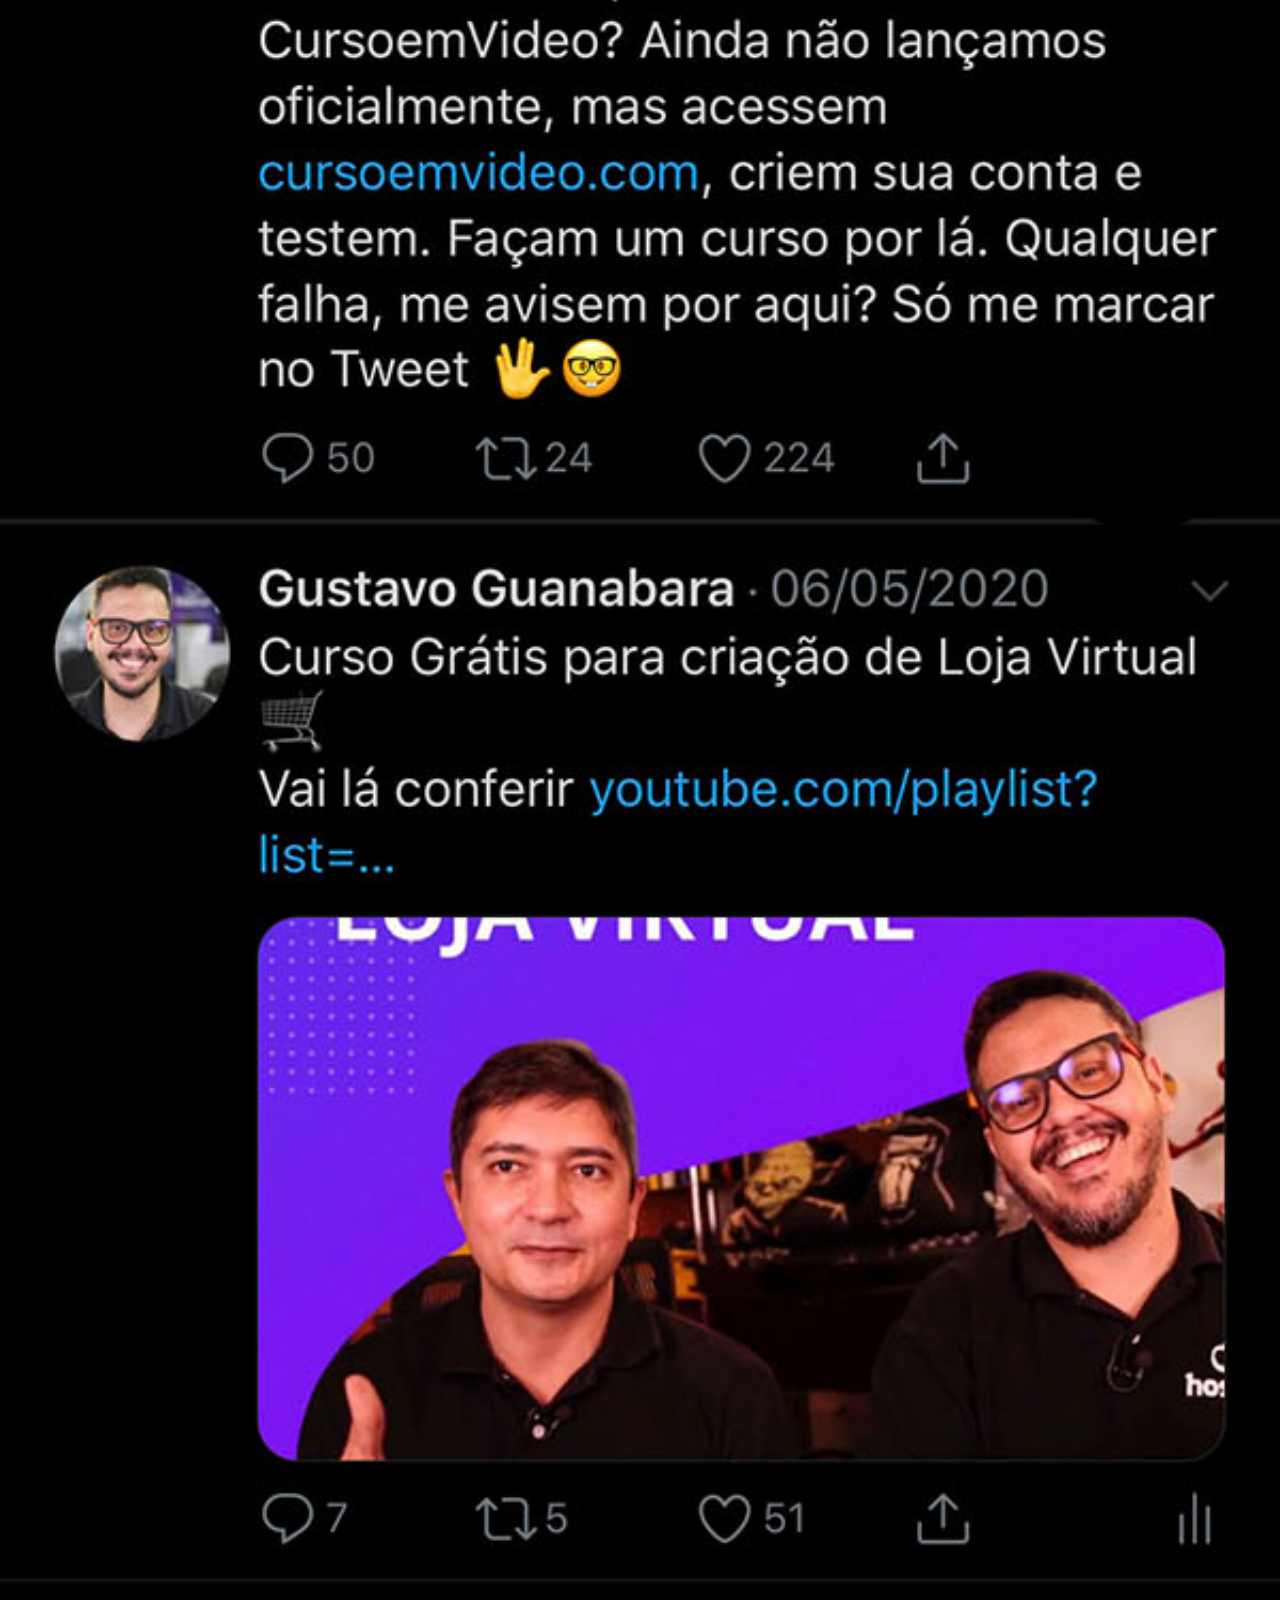
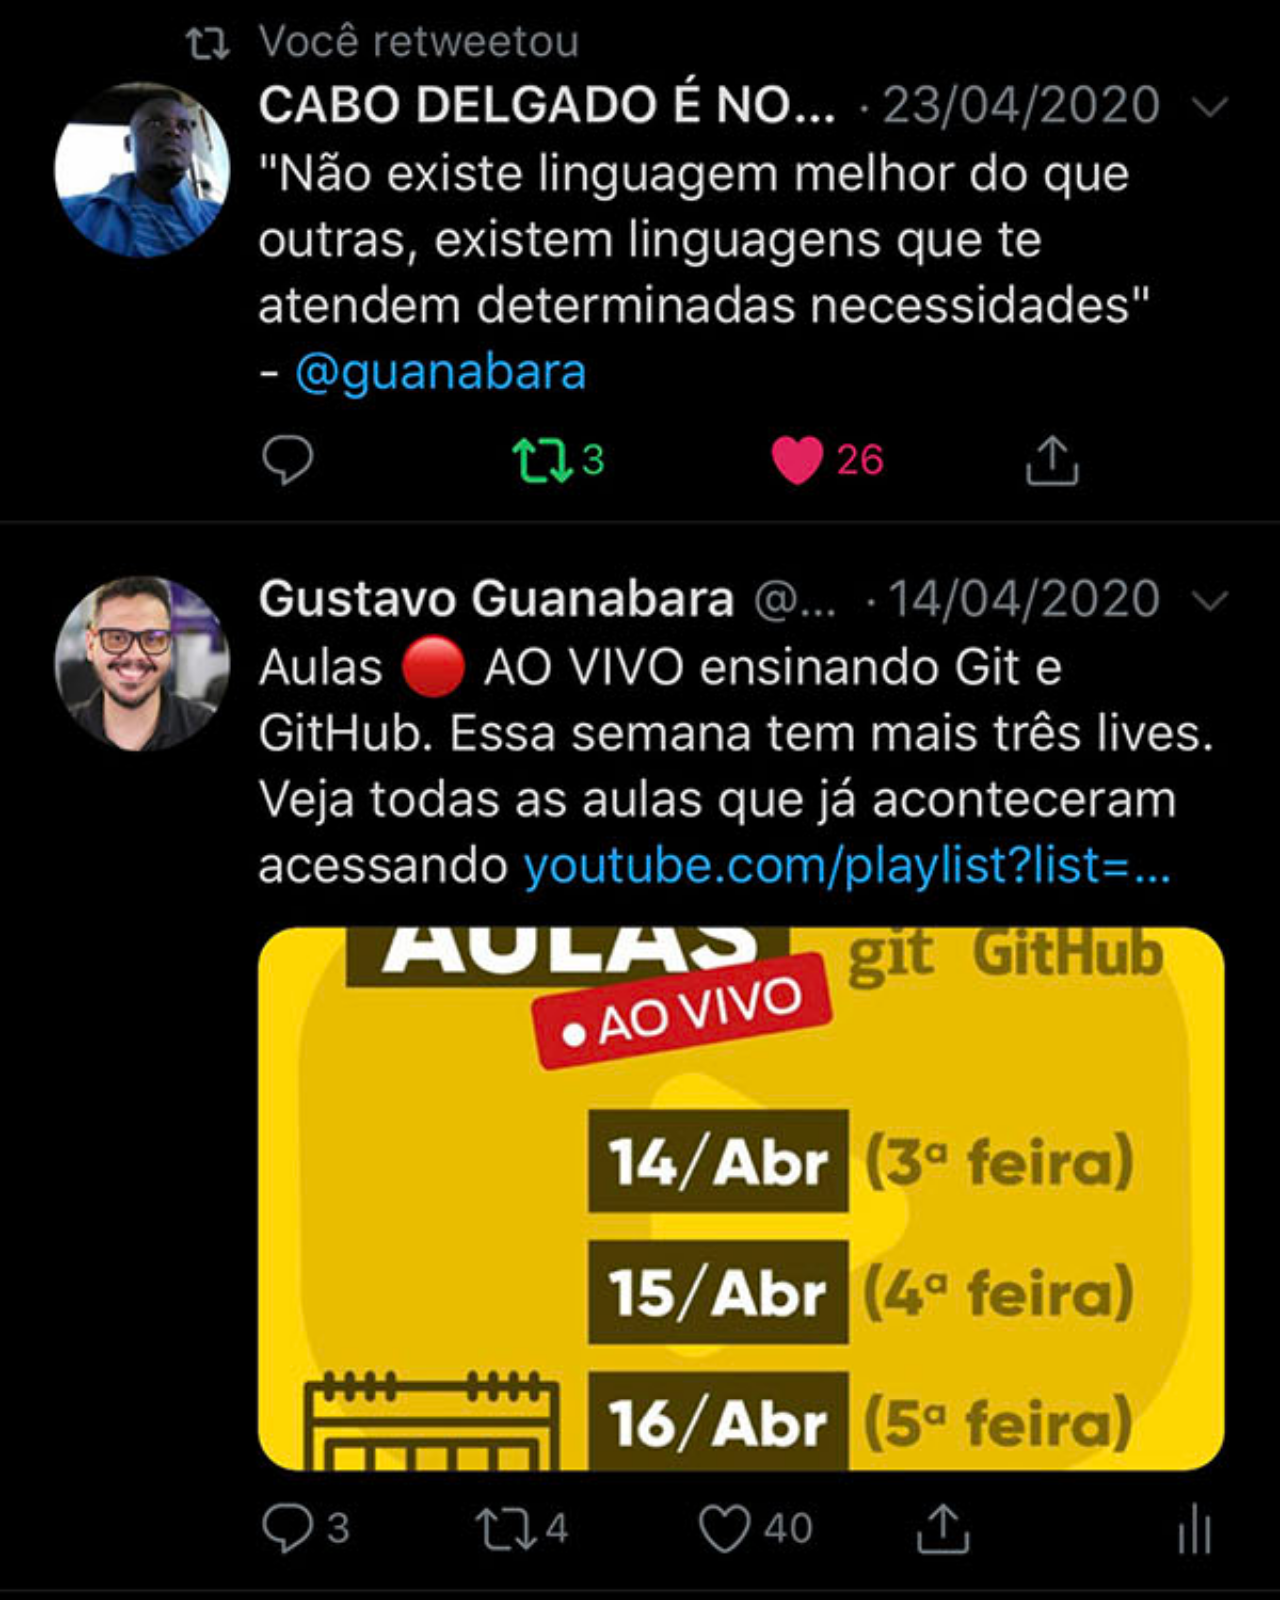
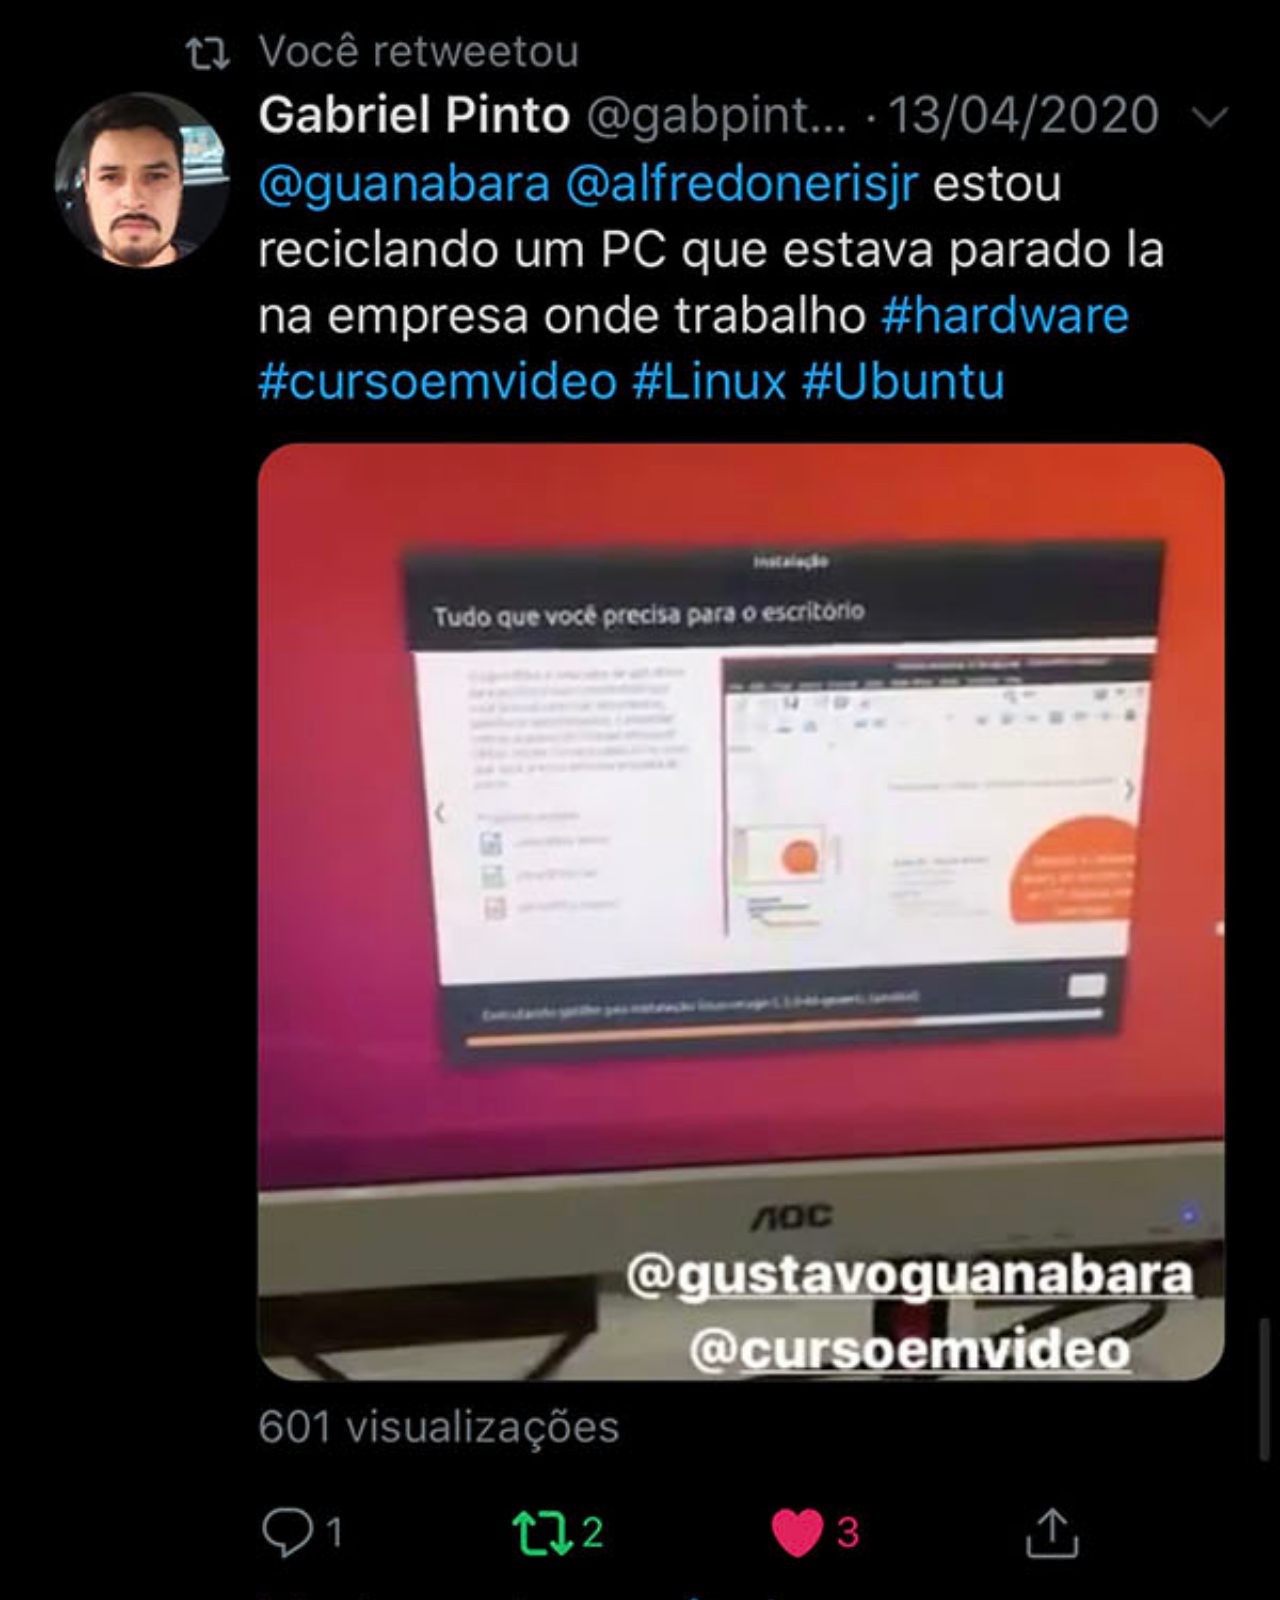
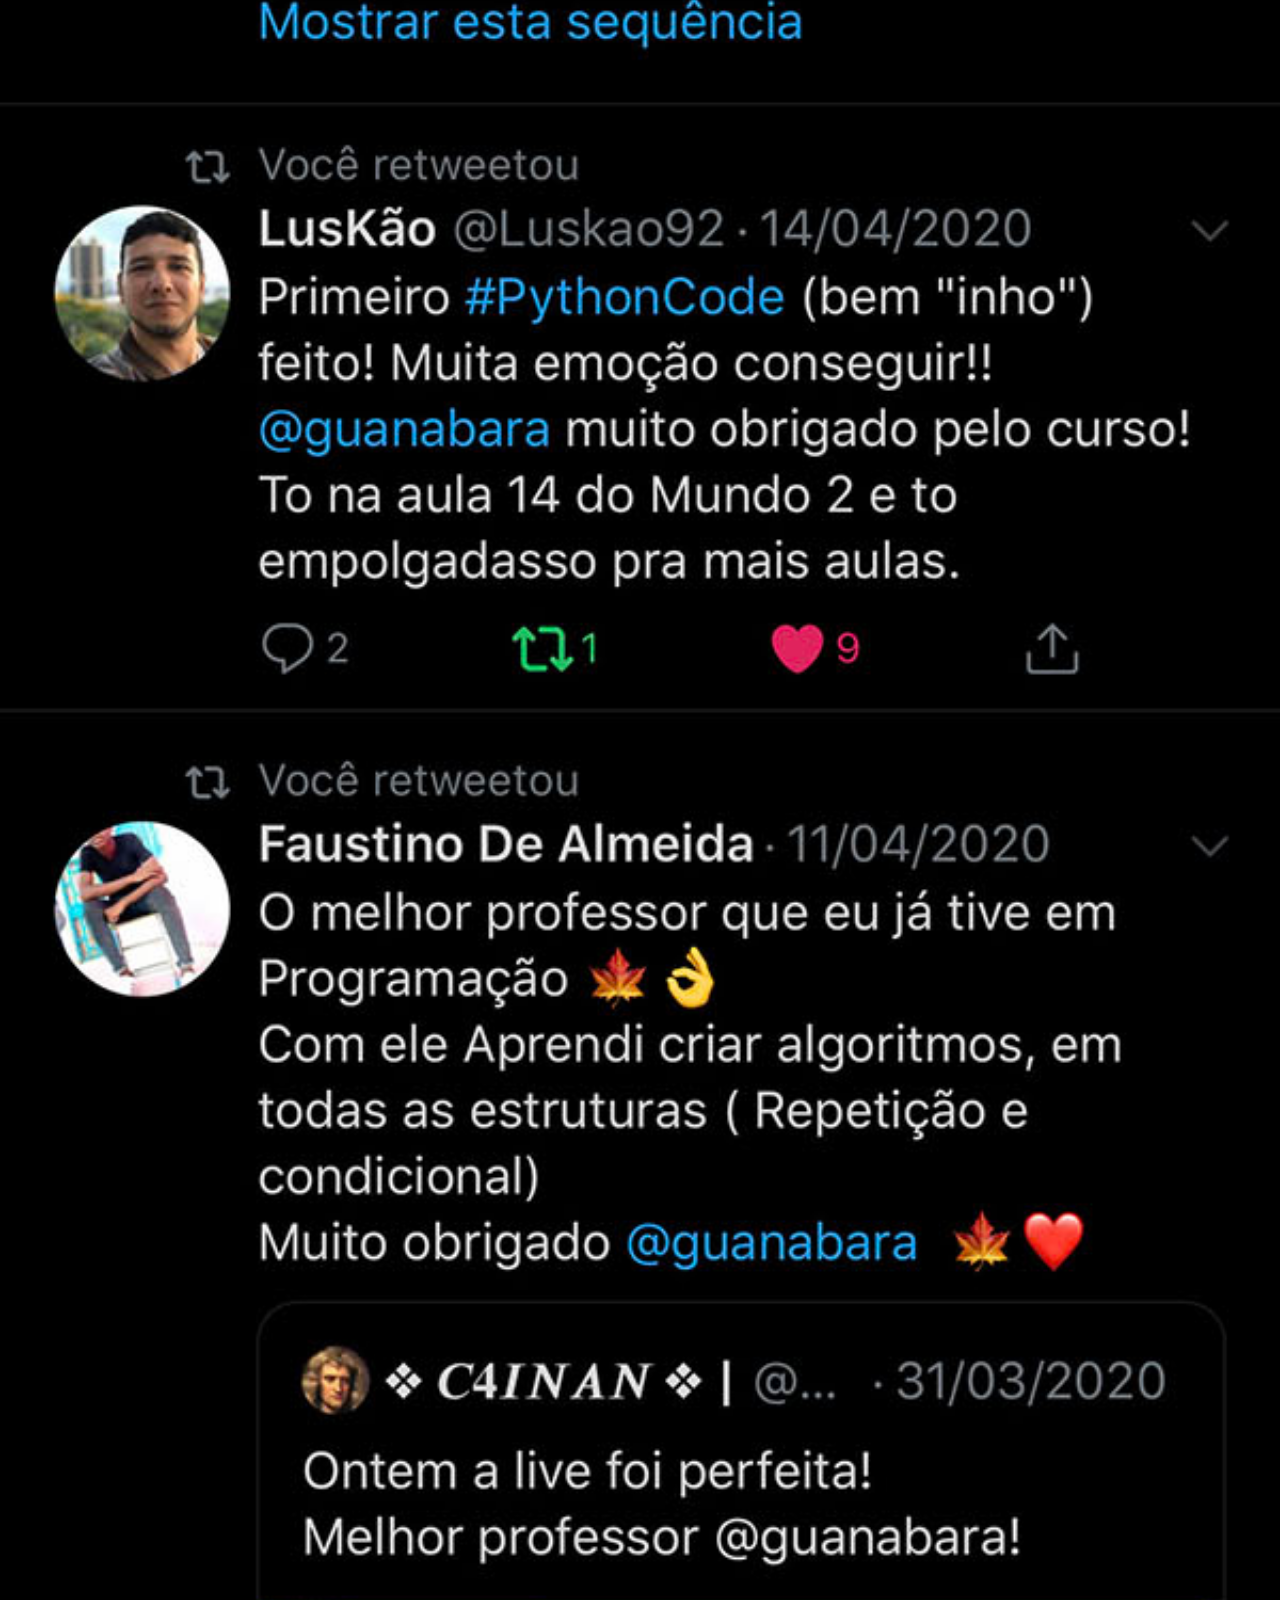
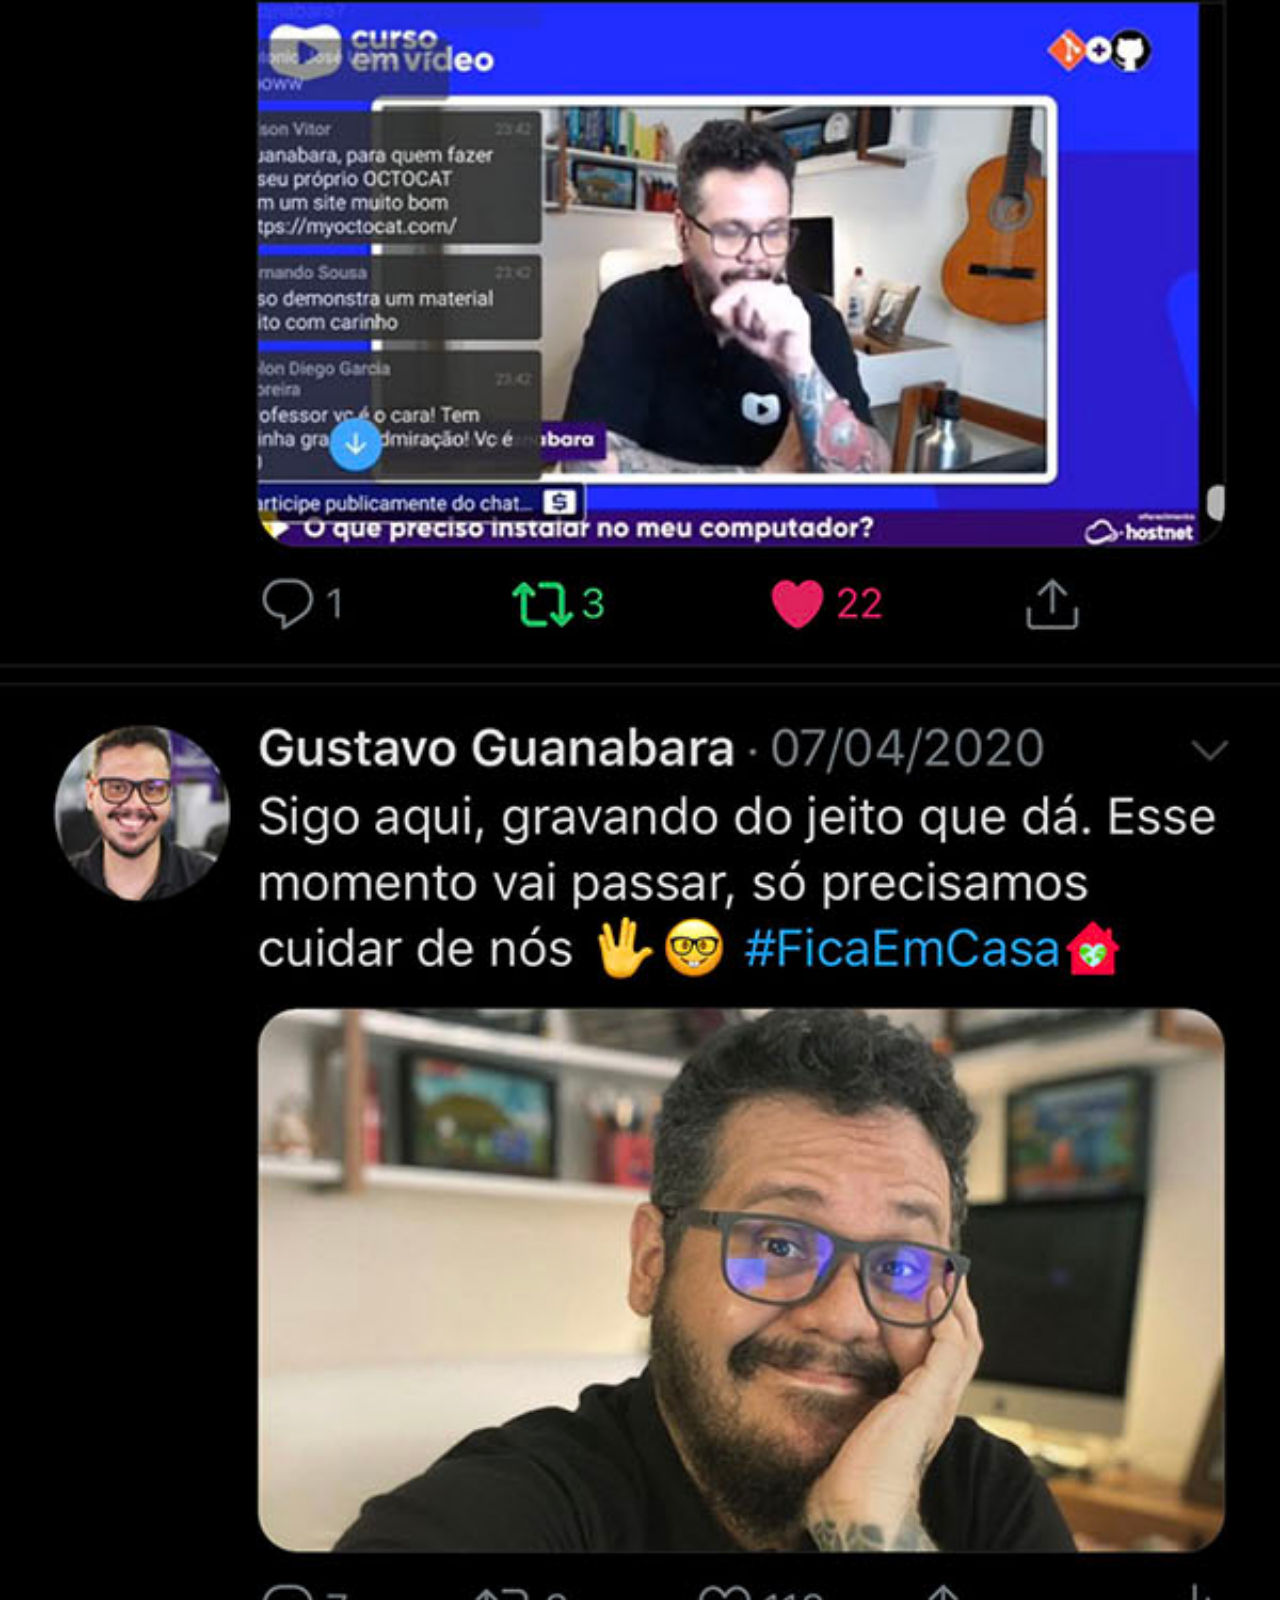
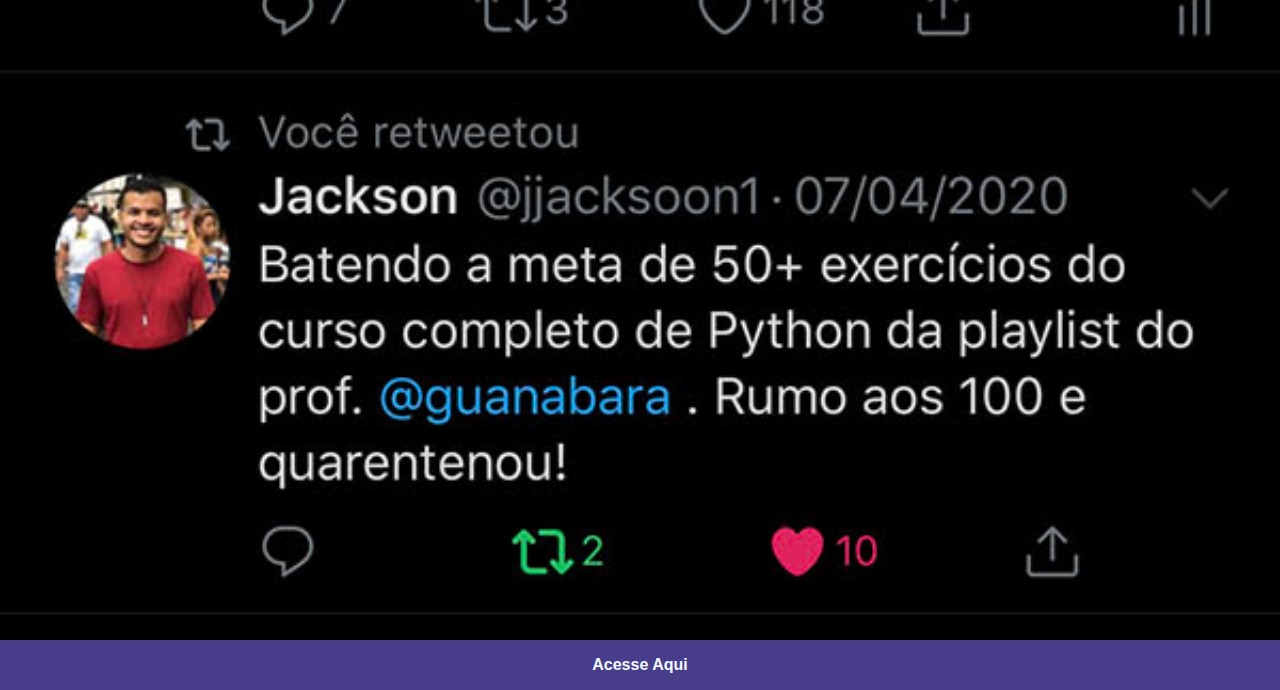
<file: projeto-redes_sociais/twitter.html>
<!DOCTYPE html>
<html lang="pt-br">
<head>
    <meta charset="UTF-8">
    <meta http-equiv="X-UA-Compatible" content="IE=edge">
    <meta name="viewport" content="width=device-width, initial-scale=1.0">
    <title>Twitter</title>
    <link rel="stylesheet" href="css/sociais.css">
</head>
<body>
    <img src="imagens/tela-twitter.jpg" alt="Twitter"><a href="https://twitter.com/guanabara">Acesse Aqui</a>
</body>
</html>
</file>
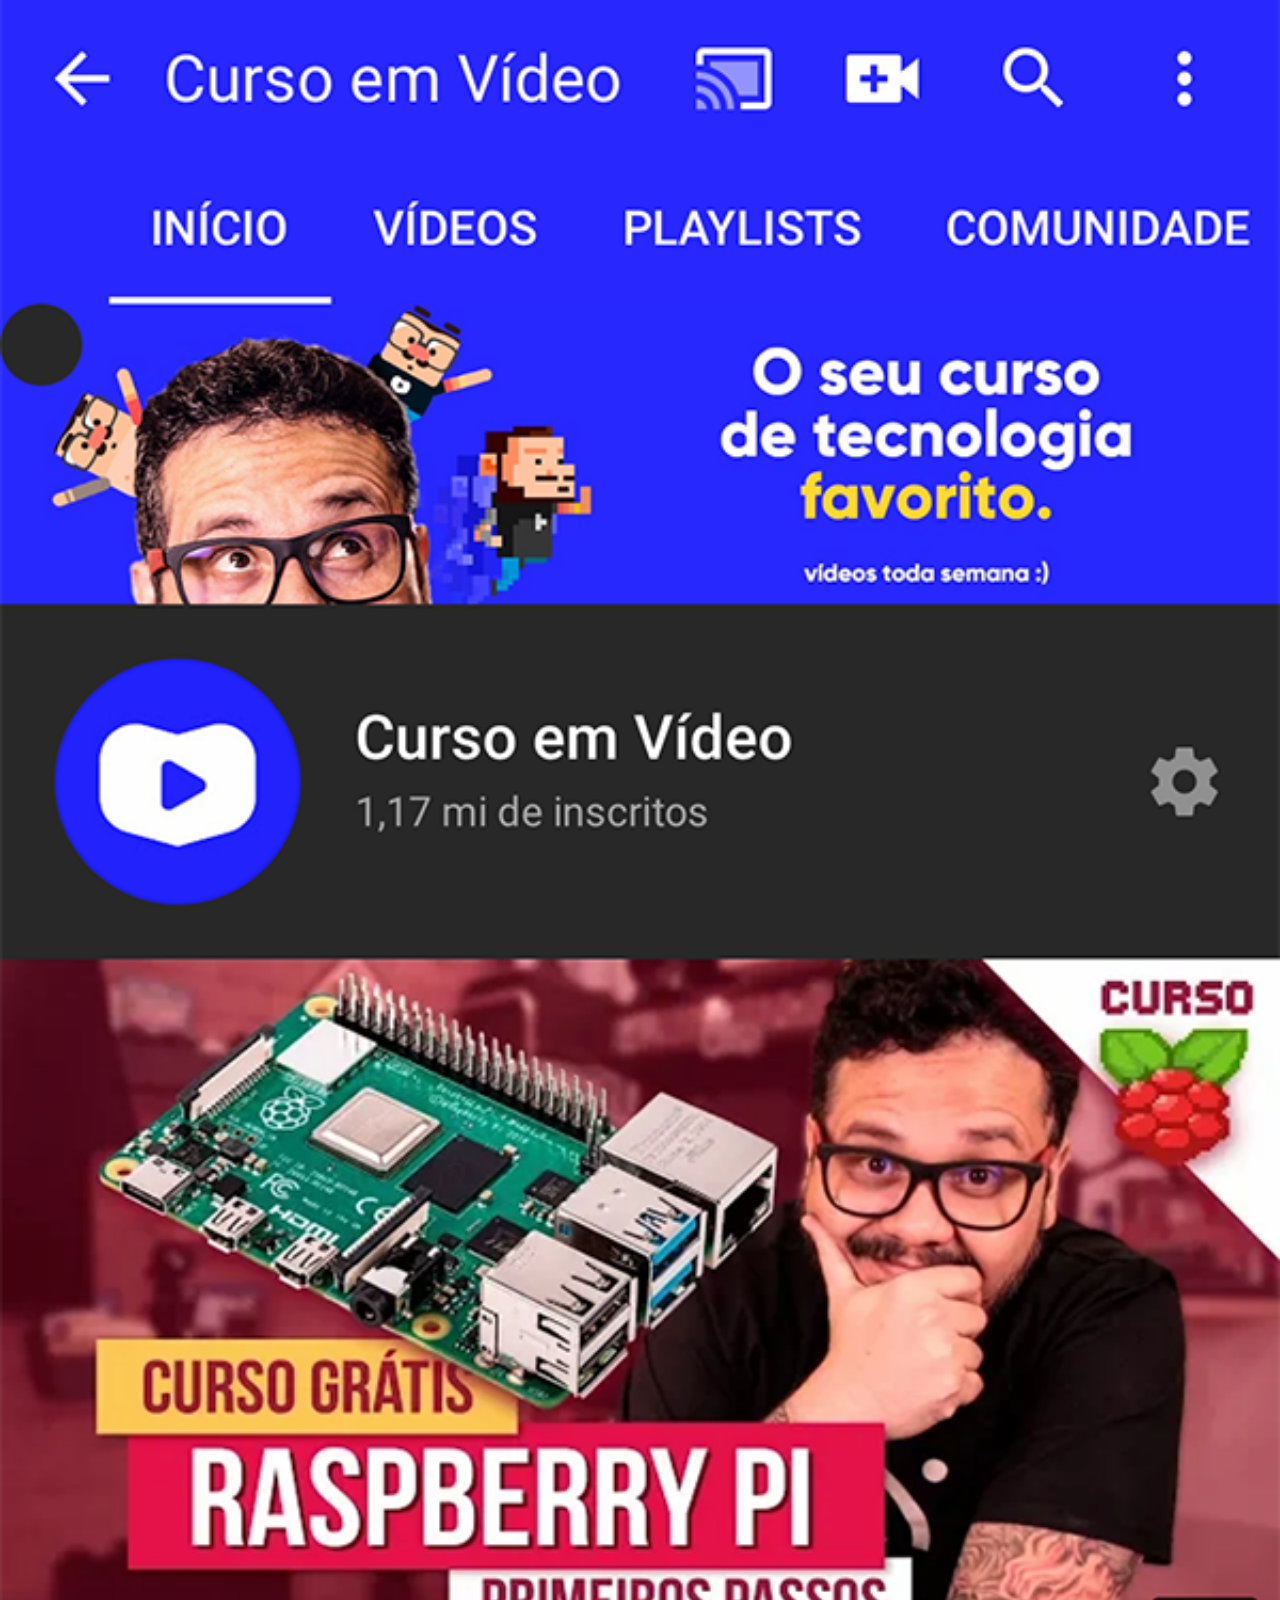
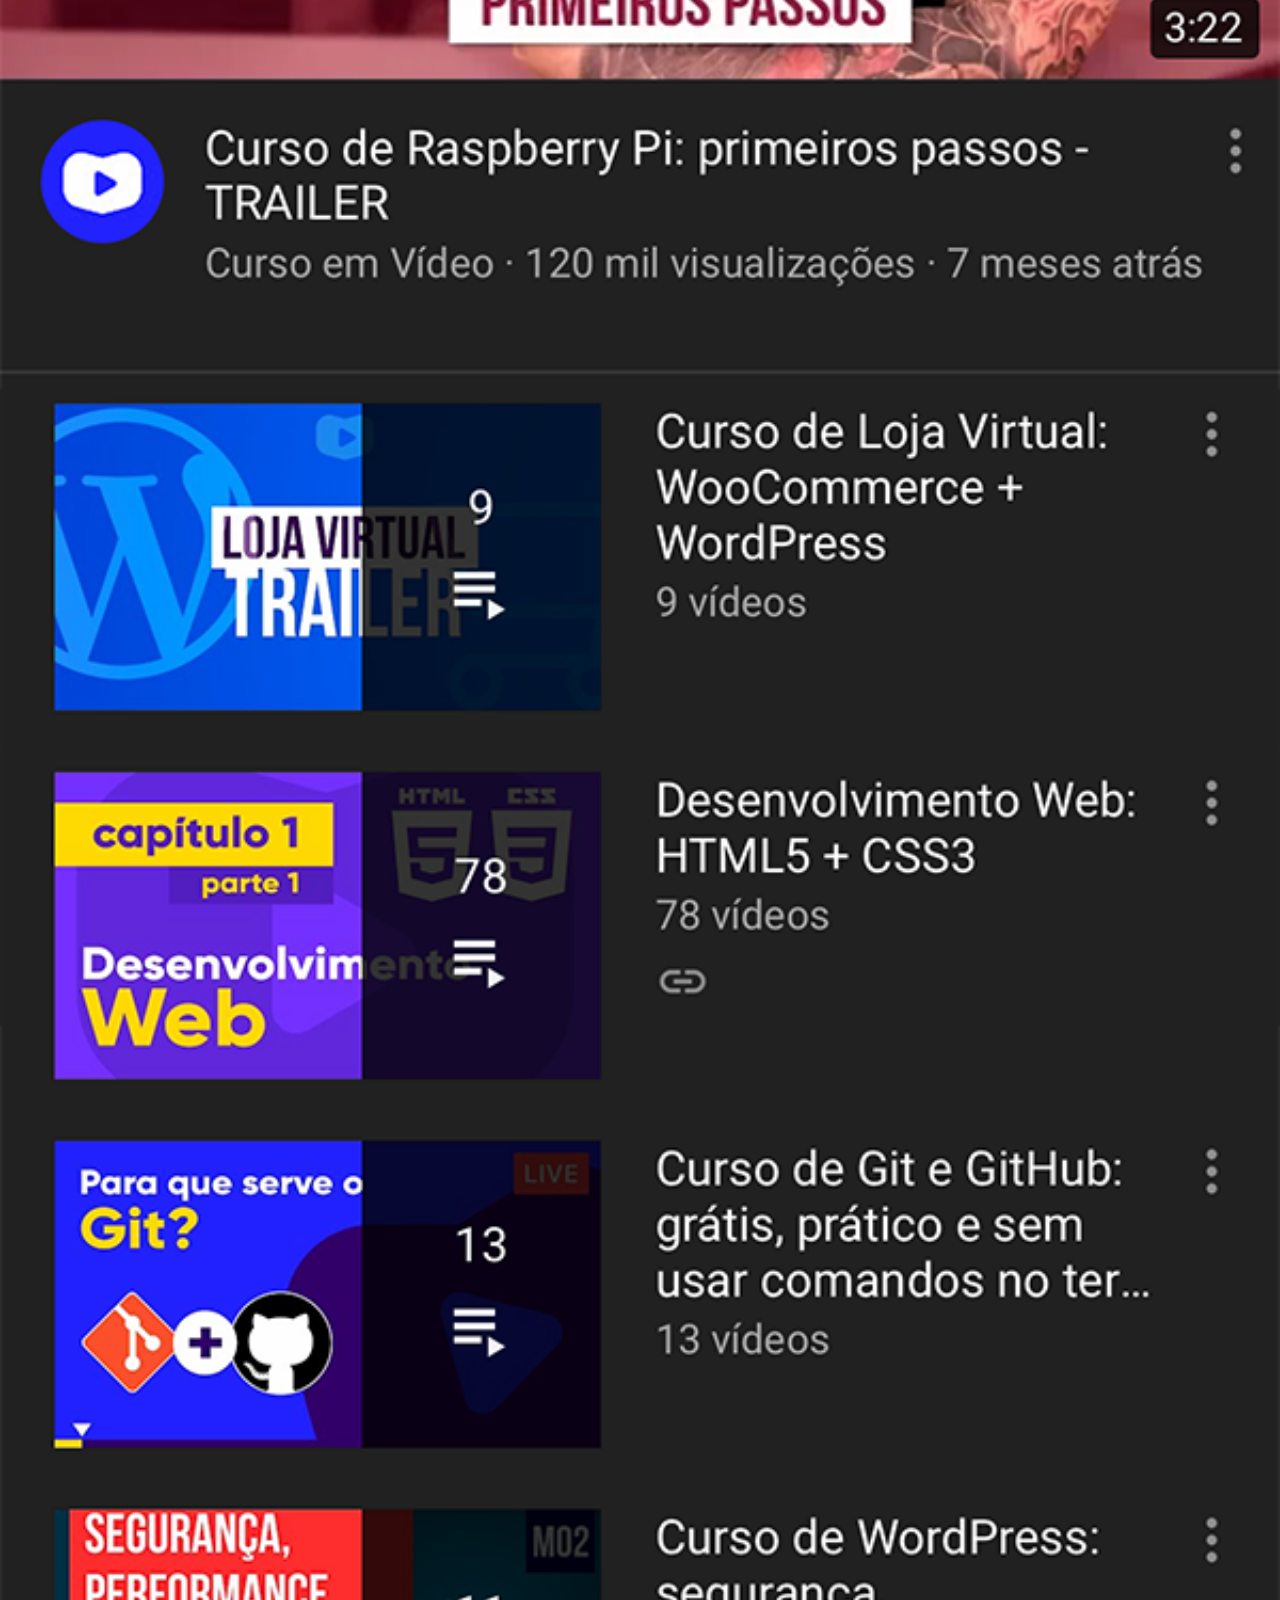
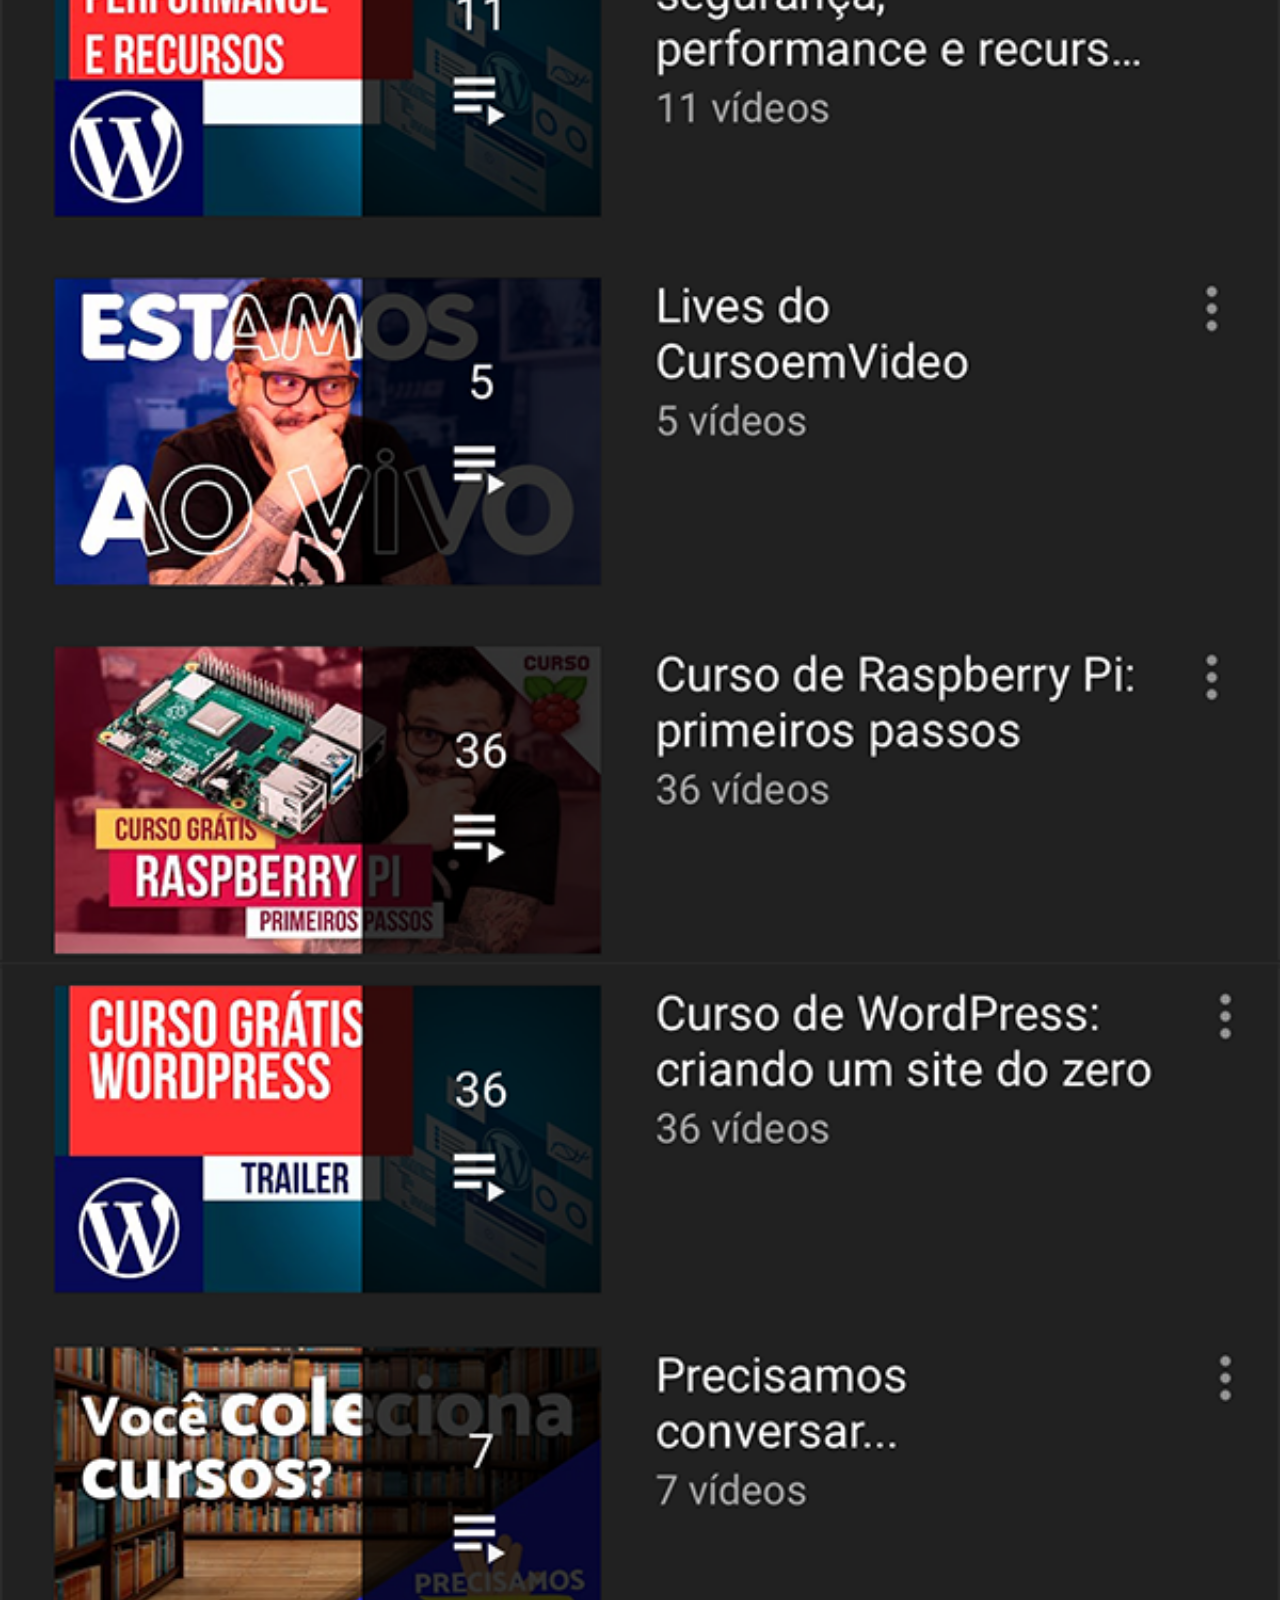
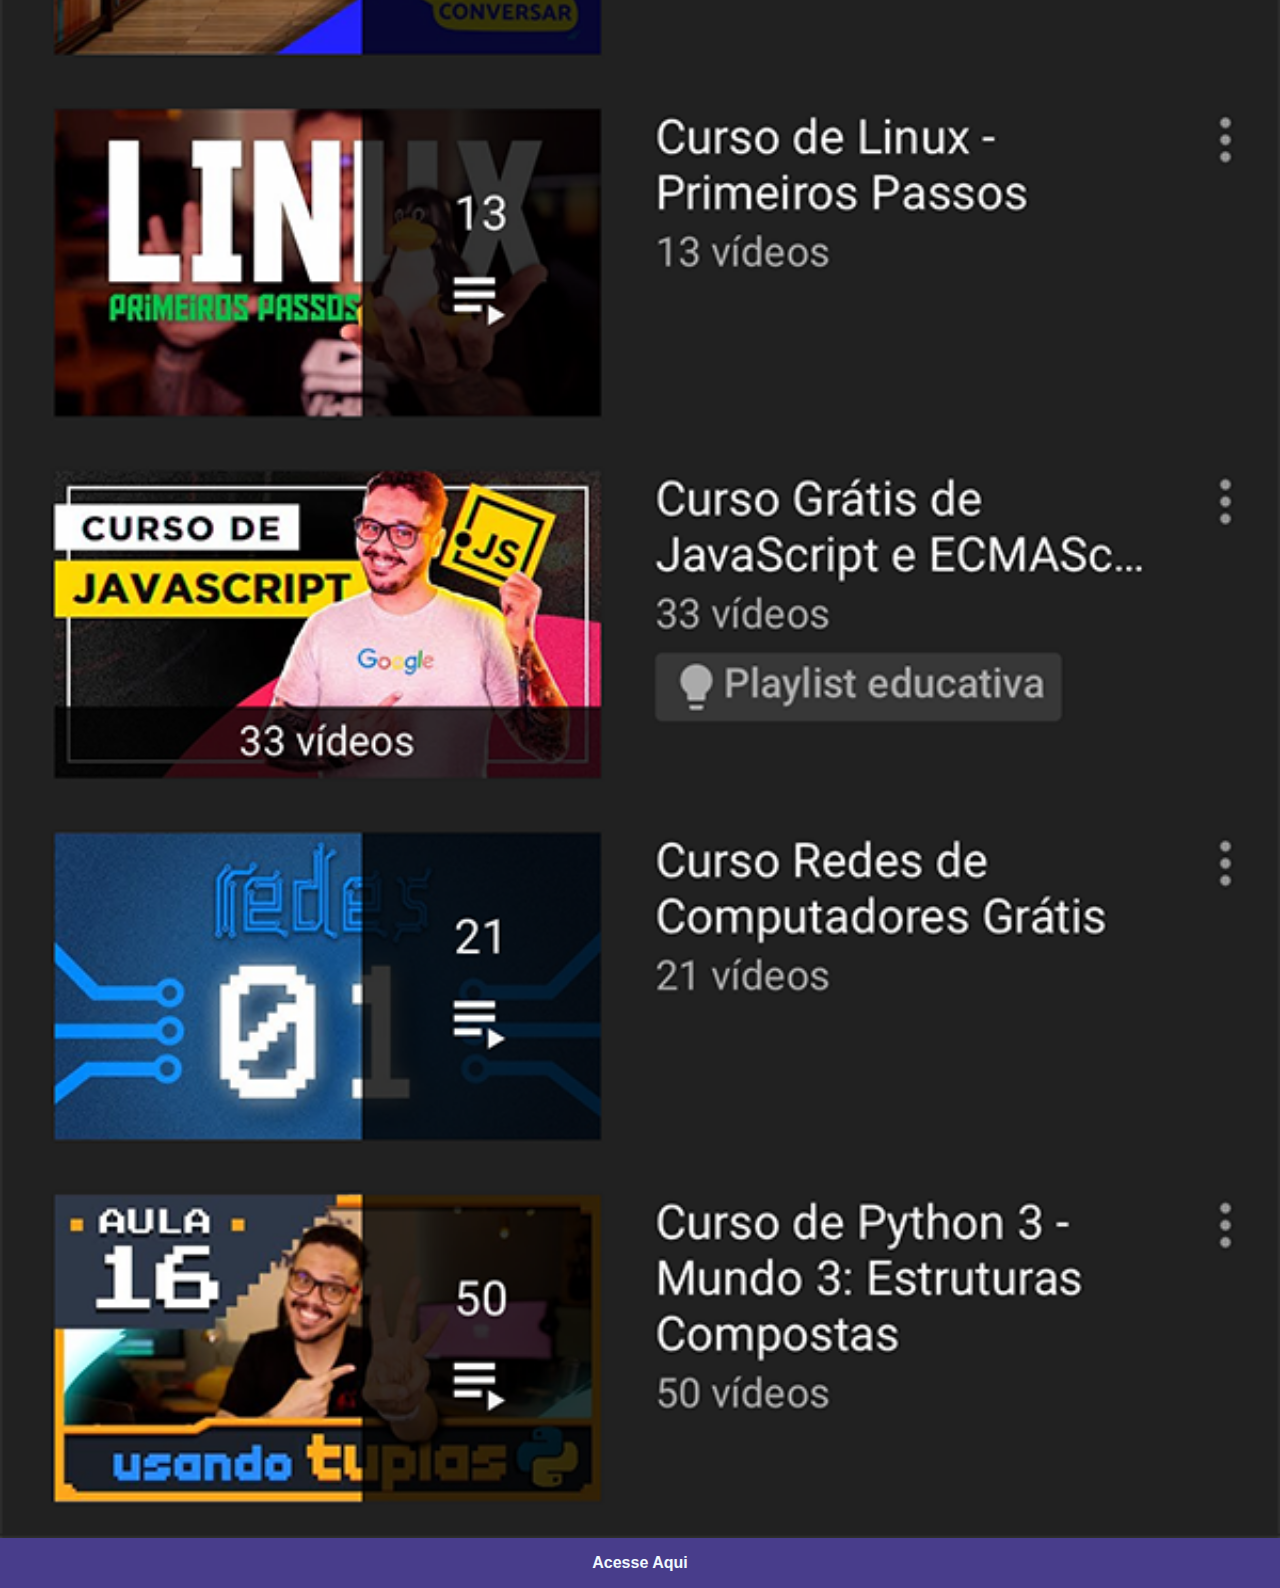
<file: projeto-redes_sociais/youtube.html>
<!DOCTYPE html>
<html lang="pt-br">
<head>
    <meta charset="UTF-8">
    <meta http-equiv="X-UA-Compatible" content="IE=edge">
    <meta name="viewport" content="width=device-width, initial-scale=1.0">
    <title>YouTube</title>
    <link rel="stylesheet" href="css/sociais.css">
</head>
<body>
    <img src="imagens/tela-youtube.png" alt="YouTube"><a href="https://www.youtube.com/cursoemvideo/playlists">Acesse Aqui</a>
</body>
</html>
</file>
<file: projeto-android/style.css>
@charset "UTF-8";

/*Paleta de cores
    white;
    whitesmoke;
    gold;
    #9739c8; 1
    #7400b8; 2
    #540185; 3
    #30014b; 4
*/

:root{
    --cornav: gold;
    --cor1: #9739c8;
    --cor2: #7400b8;
    --cor3: #540185;
    --cor4: #30014b;
    --sombra: #22013585;
    --fonteheader: Arial, Helvetica, sans-serif;
    --fontetexto: Helvetica, sans-serif;
}

body {
    background-color: var(--cor1);
    font-family: Helvetica, sans-serif;
    text-indent: 8px; /*para criar o espaço do parágrafo*/
}

header>h1::before, header>p::after { /*Linha branca decoração*/
    content: '';
    height:3px;
    width: 135px;
    background-color:white;
    display:block;
    margin:15px auto;
}

header {
    background-image:linear-gradient(to bottom, var(--cor1), var(--cor2));
    color:white;
    padding: 10px;
    text-align:center;
    font-family:var(--fonteheader);
    font-size:20px;
    box-shadow: 0px 5px 5px var(--sombra)
}

header>h1 {
    margin:26px 0px 15px 0px;
}

header>p {
    margin:0px 0px 35px 0px;
    font-size:17px;
}

nav>a {
    padding:10px;
    color:whitesmoke;
    font-style:normal;
    text-decoration:none;
    text-align:left;
    font-size:15px;
    font-weight: bold;
    
}

nav>a:hover {
    color:var(--cor1);
    text-decoration:underline;
    background-color:white;
    border-radius: 6px 6px 0px 0px;
    transition-duration:0.5s;
/*não quero que a margem aumente conforme a letra aumente*/
}
main {
    max-width:800px;
    min-width:300px;
    margin: 0px auto;
    background-color:white;
    padding:30px;
    border-radius:0px 0px 10px 10px;
    box-shadow: 0px 0px 5px var(--sombra);
}

main p {
    line-height:2em;
}

main .Imagemp {
    max-width:320px;
    display:block;
    margin:auto;
    }

.Titulo {
    font-size:40px;
    color:var(--cor2);
    line-height:initial;
}

p>a {
    color:var(--cor3);
    text-decoration:none;
}

p>a:hover {
    text-decoration:underline;
}

p>a:visited {
    color: #550185ab;
}

.video-flex { 
    position: relative; 
    padding-bottom: 56.25%; 
    padding-top: 0px; 
    height: 0; 
    overflow: hidden;
  }
  
  .video-flex iframe, .video-flex object, .video-flex embed {
    position: absolute; 
    top: 0; 
    left: 0; 
    width: 100%; 
    height: 100%;
  }

a.Externo::after {
    content: '\00A0\1F517';
}

section>h2 {
    background-image:linear-gradient(to right,#7400b8, transparent);
    padding:3px 5px;
    color:whitesmoke;
    text-indent:0px;
}

aside ul {
    list-style-position:inside;
    columns: 2;
}

.Extra {
    background-color:#dd9fff;
    border-radius:8px 8px 8px 8px;
    padding:0px 5px 3px 5px;
}

.Extra>h2 {
    background-color:var(--cor2);
    margin:20px -5px 0px -5px;
    padding: 5px 0px;
    border-radius:8px 8px 0px 0px;  
}

aside>p {
    margin:10px 0px 10px 0px;
    padding:5px;
}

footer {
    background-color:var(--cor4);
    color:white;
    padding:2px; /*conteúdo muito grande*/ /*fazer ir até o final da página*/
    text-align:center;
    margin:auto 0px;
}

footer > p {
    display:block;
}
</file>
<file: projeto-redes_sociais/css/estilo.css>
@charset "UTF-8";

* {
    margin:0px;
    padding:0px;
    font-family:Arial, Helvetica, sans-serif;
}

@import url('https://fonts.googleapis.com/css2?family=Raleway:wght@300&display=swap');

:root{
    --cortexto:#FDF0D5;
    --v1:#780000;
    --v2:#C1121F;
    --a1:#003049;
    --a2:#669BBC;
    --fontexto: 'Raleway', sans-serif;
}

HTML, body {
    height: 100vh;
    width:100vw;
    background-color:black;
}

body {
    background: url('../imagens/fundo-tecnologia.jpg') no-repeat right center;
    background-size:cover;
    background-attachment: fixed;
}

main{
    height:100vh;
    position:relative;
}

#celular{
    height:627px;
    width:311px;
    position:absolute;
    top:50%;
    left:50%;
    transform: translate( -50%,-50%);
    background: url(../imagens/frame-iphone.png) no-repeat;
}

iframe#tela{
    position:relative;
    top:80px;
    left:22px;
    width:268px;
    height:480px;
}

main > section#redes-sociais {
    display: block;
    float: right;
}

section#redes-sociais > a > img{
    width:50px;
    border-radius:100px;
    margin:10px;
    box-sizing: border-box;
    box-shadow: 2px 1px 50px rgba(0, 0, 0, 0.271);
}

section#redes-sociais > a > img:hover{
    box-shadow: 2px 1px 50px rgba(0, 72, 255, 0.271);
    transition-duration: 0.50s;
    transform:translate(-1px, -2px);
    border:2px solid rgba(245, 245, 245, 0.522);
}
</file>
<file: projeto-cordel/stylecordel.css>
@import url('https://fonts.googleapis.com/css2?family=Nanum+Gothic:wght@700&display=swap');

@import url('https://fonts.googleapis.com/css2?family=Lobster+Two&family=Nanum+Gothic:wght@700&display=swap');

:root {
    --fonte-texto:'Lobster Two', sans-serif;
    --fonte-titulo:'Nanum Gothic', sana-serif;
    --cor-fundo:background-color:rgba(0, 0, 0, 0.151);
    --cor-texto1:white;
    --cor-fundo-titulo:darkgreen;
}

* {
    margin:0px;
}



    body {
        font-family: var(--fonte-texto);
        text-align:center;
        min-height: 100vh;
        background-color: var(cor-fundo);
        }

    header>h1, header>p {
        font-family: var(--fonte-titulo);
        background-color:var(--cor-fundo-titulo);
        color: var(--cor-texto1);
        font-variant: small-caps;
        padding-top:10px;
        padding-bottom:10px;
        font-size: 3vw;
        }

        header>p {
        font-size:1.5vw;
        }

    header>p>a {
        color:var(--cor-texto1);
        text-decoration:none;
        font-weight:bolder;
    }
    
    header>p>a:hover {
        text-decoration:underline;
    }



    article {
        text-align:left;
        font-size:2.5vw;
    }

    section {
        padding-top:10vh;
        padding-bottom:10vh;
        line-height:2em;
        padding-left:3px;
    }

    section.imagem>p {
        padding-left:10px;
        color:var(--cor-texto1);
        background-color:rgba(49, 44, 44, 0.527);
        display:inline-block;
    }

    .imagem {
        height:40vw;
        image-orientation:center center;
        background-size:cover;
        box-shadow: inset 3px 3px 13px 0px black;
        background-attachment: fixed;
    }

    #img1 {
        background-image:url('imagens/background001.jpg');
        background-position: right center;
        text-shadow: 1px 1px 5px black;
    }

    #img2 {
        background-image:url('imagens/background002.jpg');
        background-position:center center;
        text-shadow: 1px 1px 5px black;
    }



    footer {
        color:white;
        background-color:var(--cor-fundo-titulo);
        font-family:var(--fonte-titulo);
        text-align:center;
        font-size: 1.5vw;
    }
</file>
<file: projeto-redes_sociais/css/sociais.css>
@charset "UTF-8";

*{
    margin:0px;
    padding:0px;
    font-family:Arial, Helvetica, sans-serif
}

::-webkit-scrollbar{
    width:0px;
    height:0px;
}

img{
    width:100vw;
    display:block;
}

a {
    display:block;
    color:aliceblue;
    background-color:darkslateblue;
    text-align:center;
    font-weight: bolder;
    text-decoration: none;
    padding: 16px 80px;
}

a:hover{
    color:gold;
    transition-duration: 0.25s;
}
</file>
